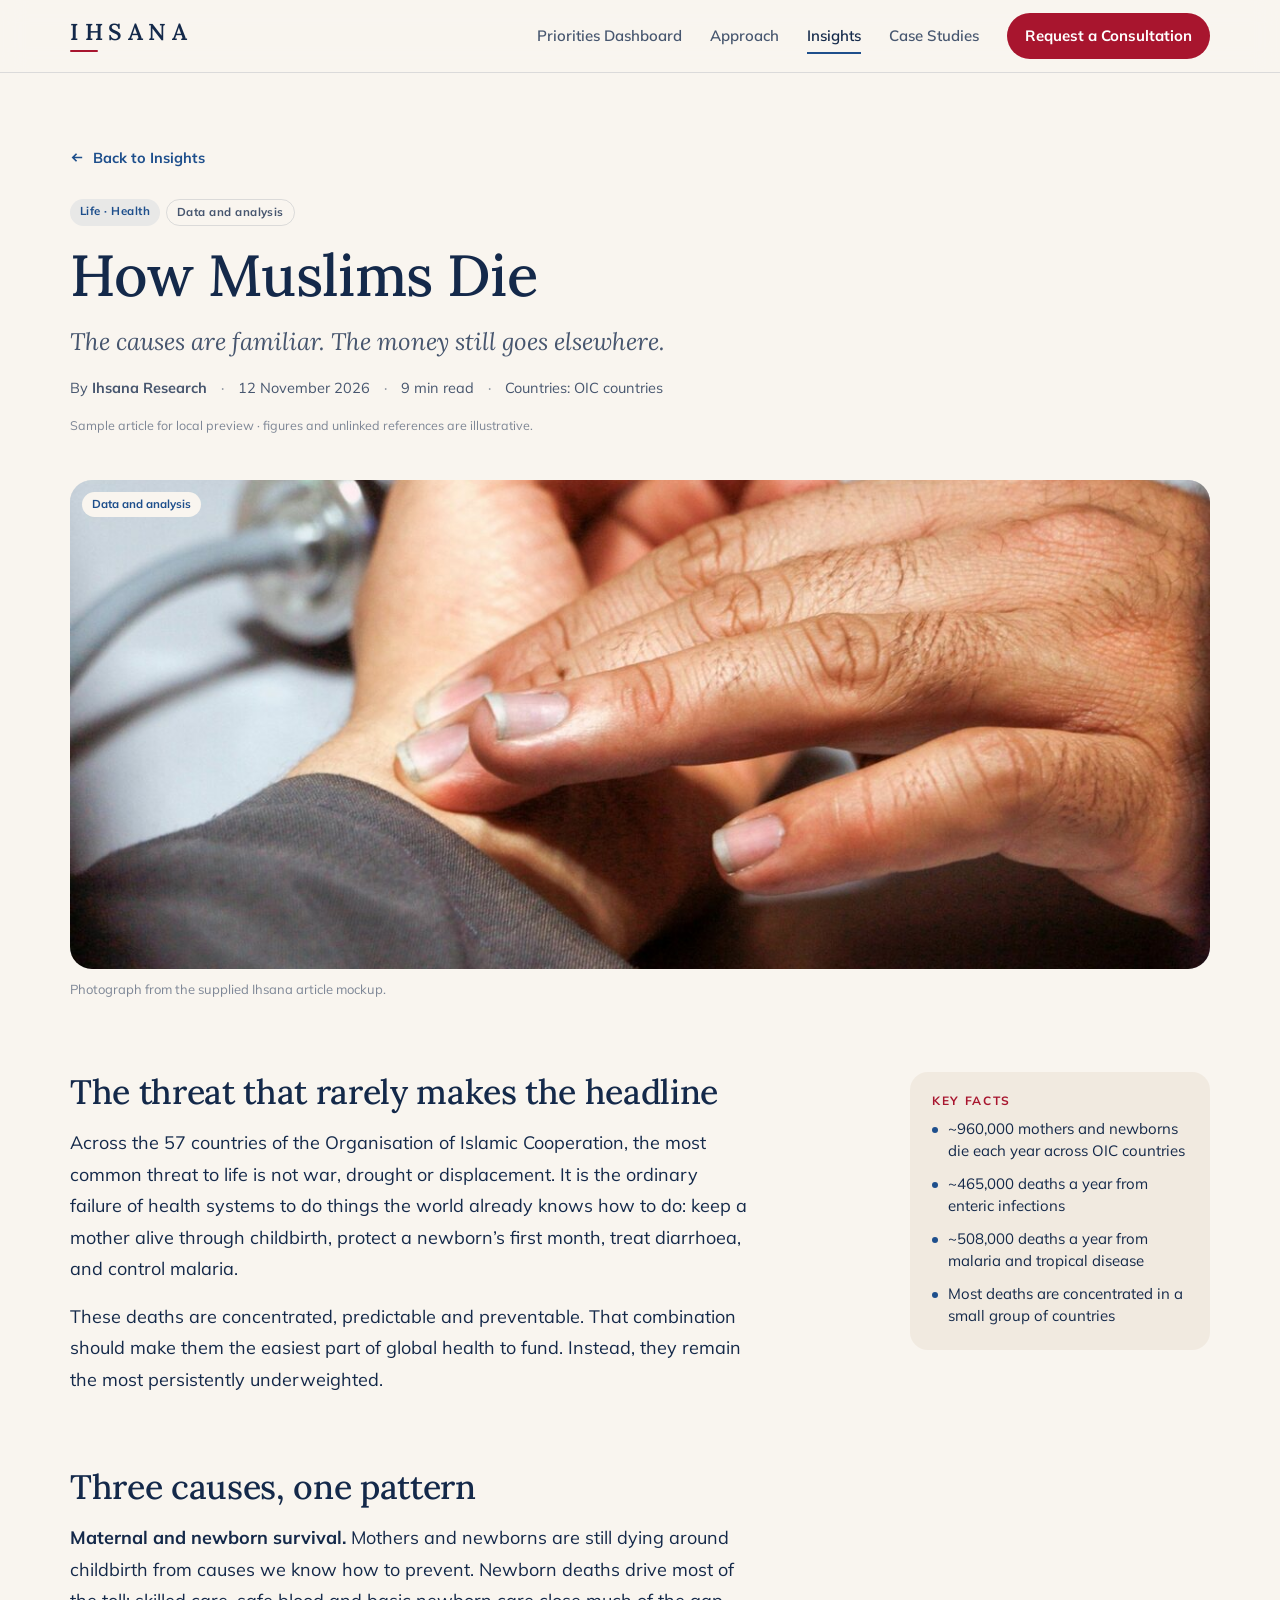
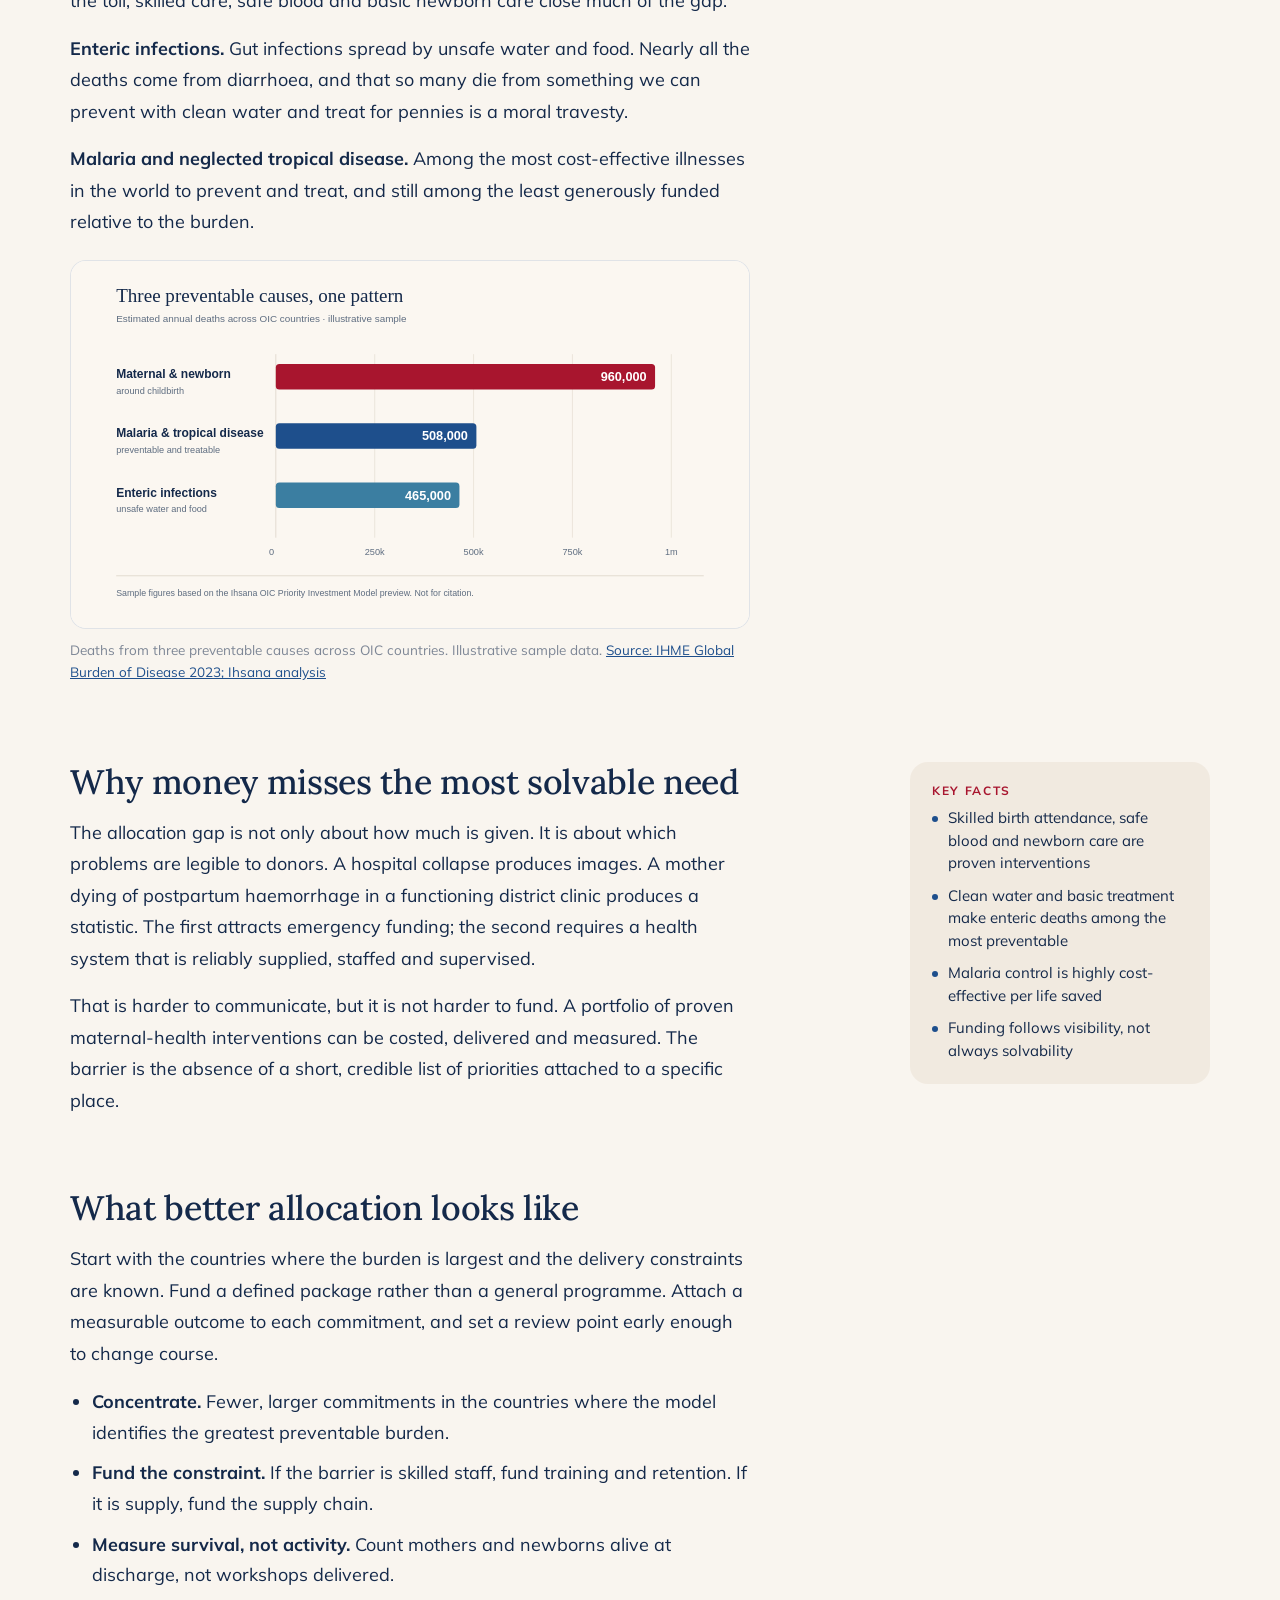
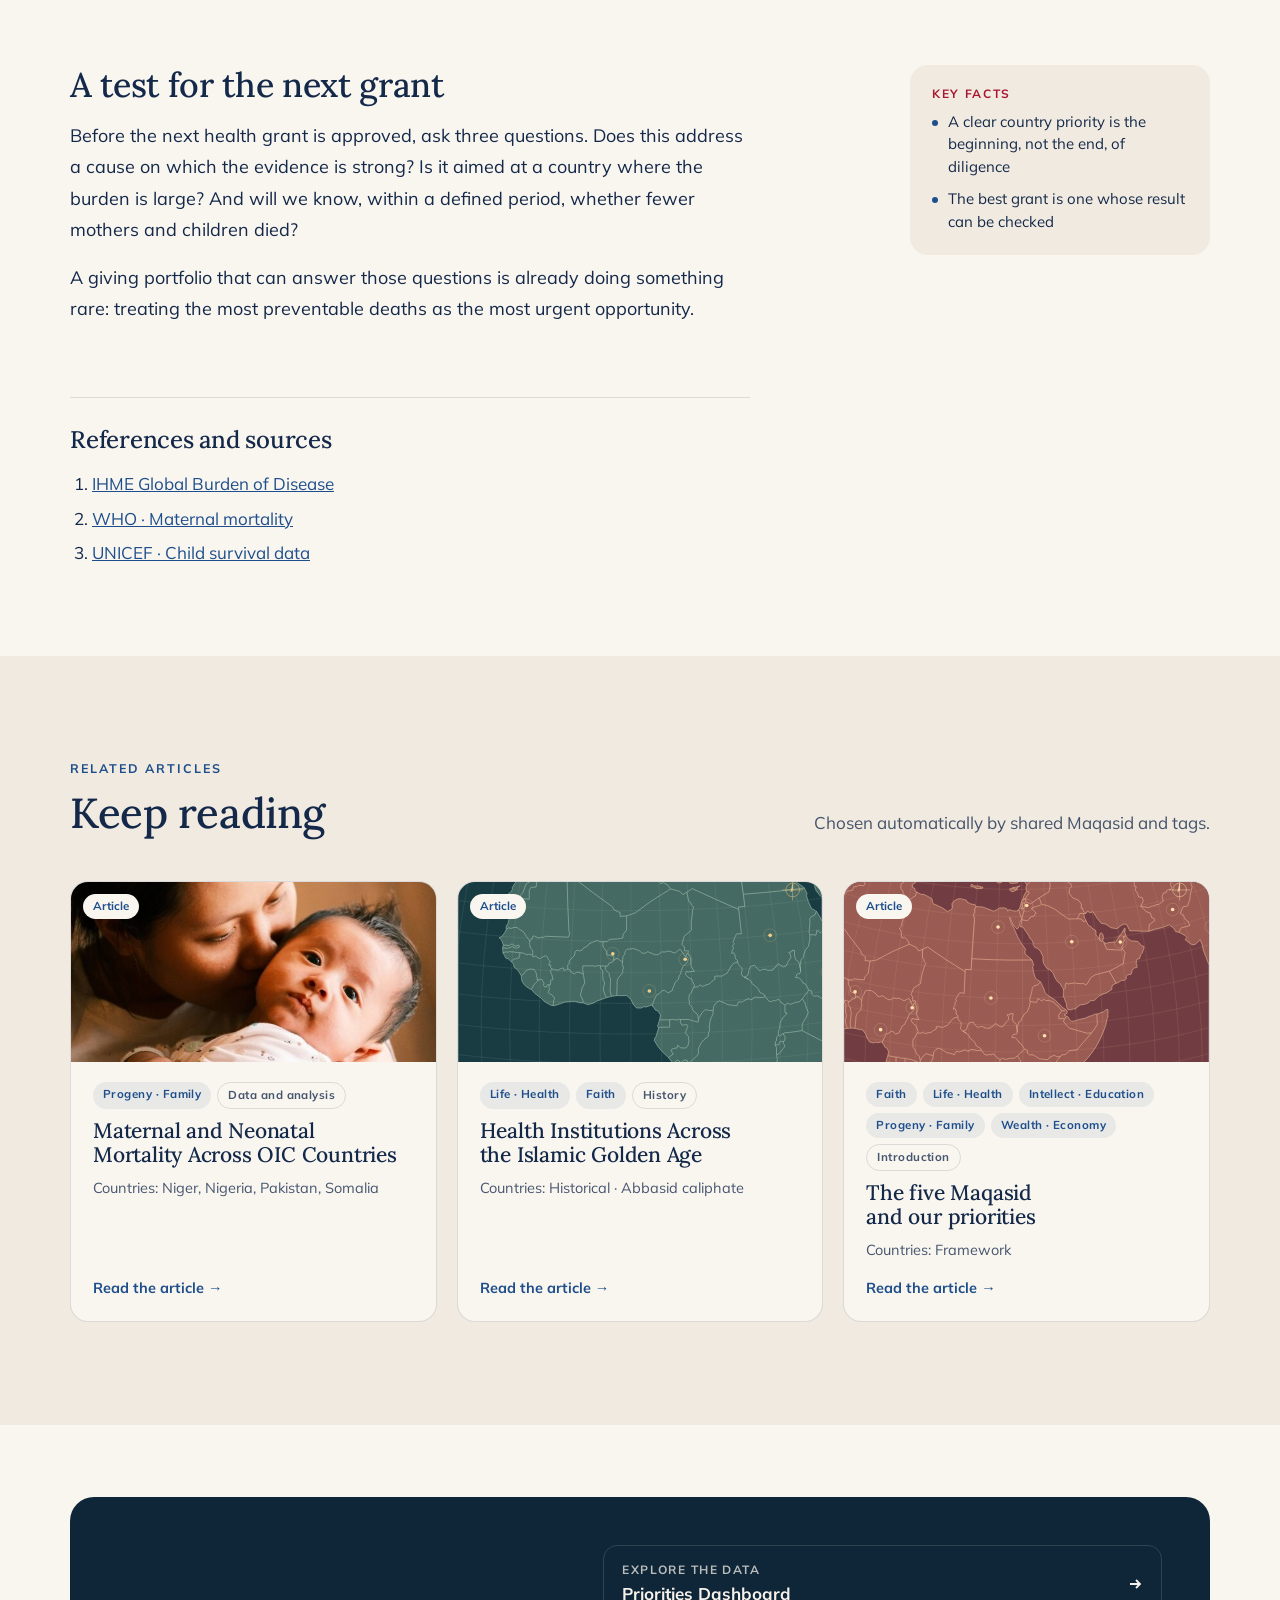
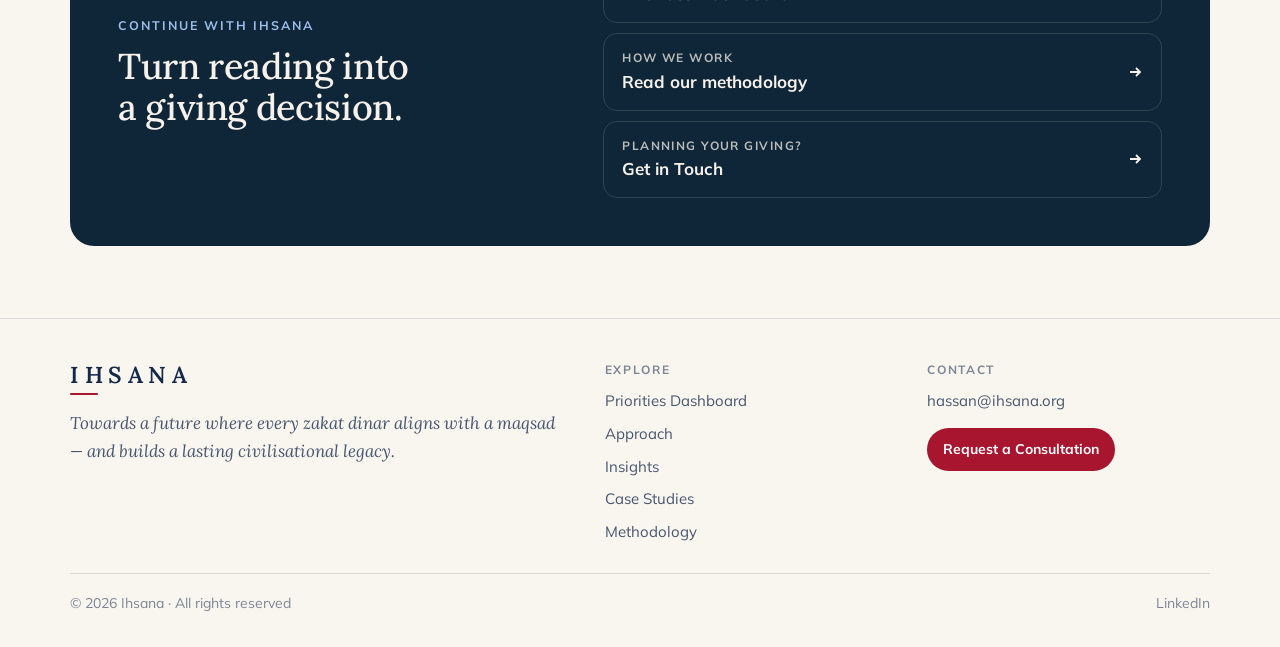
<file: site/article.html>
<!doctype html>
<html lang="en">
<head>
<meta charset="utf-8">
<meta name="viewport" content="width=device-width, initial-scale=1, viewport-fit=cover">
<title>Article · Ihsana</title>
<meta name="description" content="An article from Ihsana Insights.">
<link rel="preconnect" href="https://fonts.googleapis.com">
<link rel="preconnect" href="https://fonts.gstatic.com" crossorigin>
<link rel="stylesheet" href="https://fonts.googleapis.com/css2?family=Lora:ital,wght@0,400;0,500;0,600;1,400;1,500&family=Mulish:wght@400;500;600;700&display=swap">
<link rel="stylesheet" href="assets/ihsana.css">
</head>
<body>
<header class="site-header" id="top">
  <div class="wrap nav">
    <a class="brand" href="index.html" aria-label="Ihsana home"><span class="brand-name">IHSANA</span></a>
    <button class="menu-btn" id="menuBtn" aria-label="Open menu" aria-expanded="false" aria-controls="navLinks">
      <svg width="20" height="20" viewBox="0 0 20 20" fill="none" stroke="currentColor" stroke-width="1.8"><path d="M3 6h14M3 14h14"/></svg>
    </button>
    <nav class="nav-links" id="navLinks">
      <a href="index.html#dashboard">Priorities Dashboard</a>
      <a href="index.html#approach">Approach</a>
      <a href="insights.html" aria-current="page">Insights</a>
      <a href="cases.html">Case Studies</a>
      <a class="btn btn-primary" href="index.html#contact">Request a Consultation</a>
    </nav>
  </div>
</header>
<main>
  <div data-article>
    <section><div class="wrap"><div class="empty"><b>Loading the article…</b><p>If this message stays, open <a href="insights.html">Insights</a> instead.</p></div></div></section>
  </div>
</main>
<footer class="site-footer">
  <div class="wrap">
    <div class="foot-top">
      <div>
        <a class="brand" href="index.html" aria-label="Ihsana home"><span class="brand-name">IHSANA</span></a>
        <p class="foot-tag">Towards a future where every zakat dinar aligns with a maqsad — and builds a lasting civilisational legacy.</p>
      </div>
      <div class="foot-col">
        <h2>Explore</h2>
        <a href="index.html#dashboard">Priorities Dashboard</a>
        <a href="index.html#approach">Approach</a>
        <a href="insights.html">Insights</a>
        <a href="cases.html">Case Studies</a>
        <a href="methodology.html">Methodology</a>
      </div>
      <div class="foot-col">
        <h2>Contact</h2>
        <a href="mailto:hassan@ihsana.org">hassan@ihsana.org</a>
        <a class="btn btn-primary" href="index.html#contact">Request a Consultation</a>
      </div>
    </div>
    <div class="foot-meta">
      <span>© 2026 Ihsana · All rights reserved</span>
      <a href="https://www.linkedin.com/in/hassan-majeed-a071197a/" target="_blank" rel="noopener">LinkedIn</a>
    </div>
  </div>
</footer>
<script src="assets/data.js"></script>
<script src="assets/content.js"></script>
<script src="assets/ihsana.js"></script>
<script src="assets/consult.js"></script>
</body>
</html>
</file>
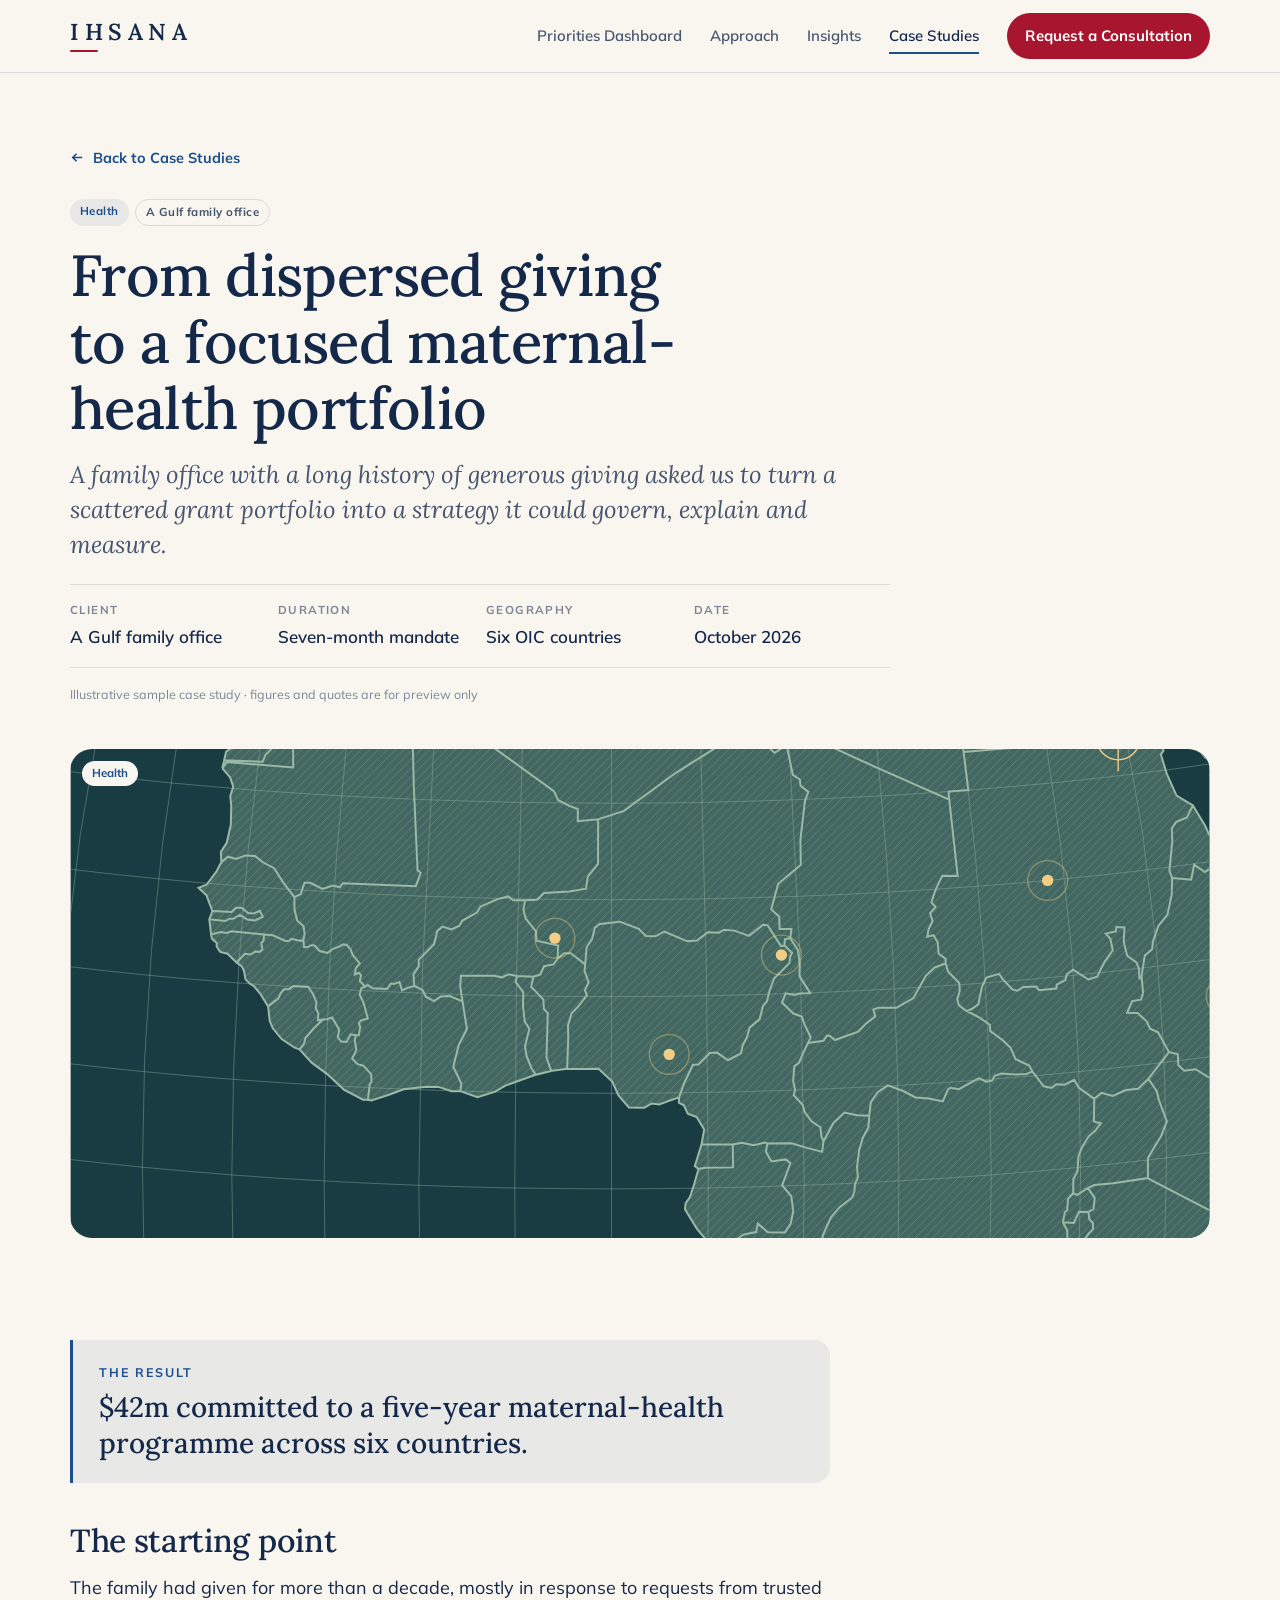
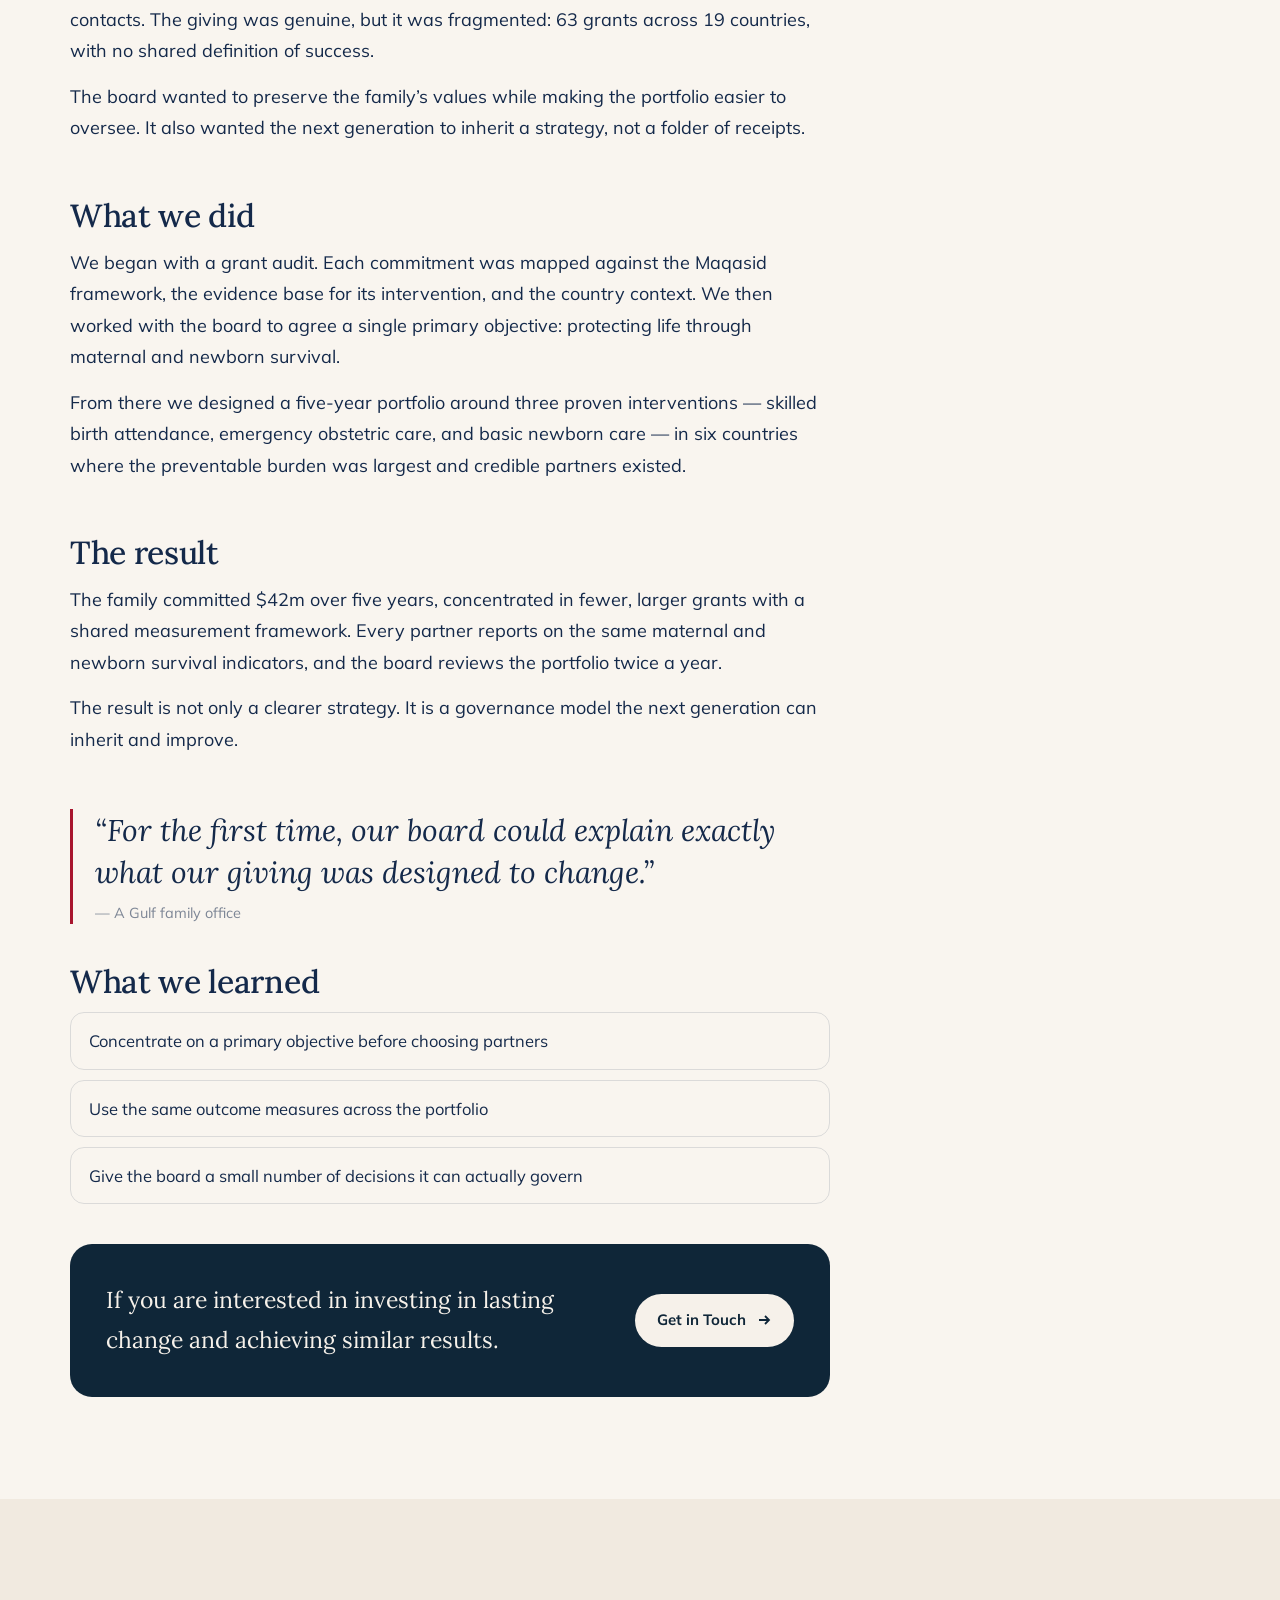
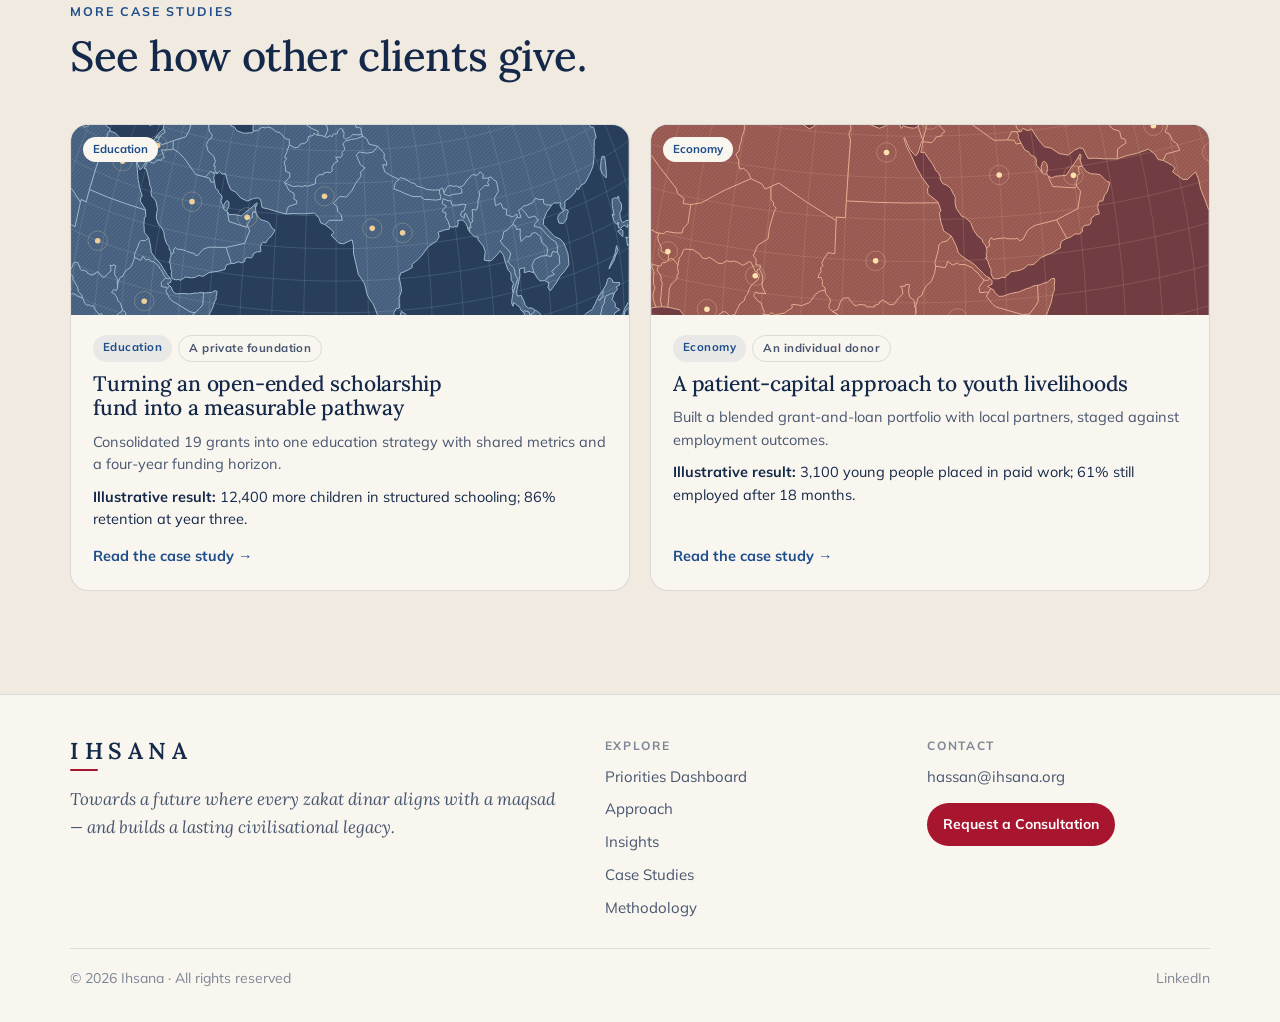
<file: site/case-study.html>
<!doctype html>
<html lang="en">
<head>
<meta charset="utf-8">
<meta name="viewport" content="width=device-width, initial-scale=1, viewport-fit=cover">
<title>Case Study · Ihsana</title>
<meta name="description" content="A case study from Ihsana.">
<link rel="preconnect" href="https://fonts.googleapis.com">
<link rel="preconnect" href="https://fonts.gstatic.com" crossorigin>
<link rel="stylesheet" href="https://fonts.googleapis.com/css2?family=Lora:ital,wght@0,400;0,500;0,600;1,400;1,500&family=Mulish:wght@400;500;600;700&display=swap">
<link rel="stylesheet" href="assets/ihsana.css">
</head>
<body>
<header class="site-header" id="top">
  <div class="wrap nav">
    <a class="brand" href="index.html" aria-label="Ihsana home"><span class="brand-name">IHSANA</span></a>
    <button class="menu-btn" id="menuBtn" aria-label="Open menu" aria-expanded="false" aria-controls="navLinks">
      <svg width="20" height="20" viewBox="0 0 20 20" fill="none" stroke="currentColor" stroke-width="1.8"><path d="M3 6h14M3 14h14"/></svg>
    </button>
    <nav class="nav-links" id="navLinks">
      <a href="index.html#dashboard">Priorities Dashboard</a>
      <a href="index.html#approach">Approach</a>
      <a href="insights.html">Insights</a>
      <a href="cases.html" aria-current="page">Case Studies</a>
      <a class="btn btn-primary" href="index.html#contact">Request a Consultation</a>
    </nav>
  </div>
</header>
<main>
  <div data-case-study>
    <section><div class="wrap"><div class="empty"><b>Loading the case study…</b><p>If this message stays, open <a href="cases.html">Case Studies</a> instead.</p></div></div></section>
  </div>
</main>
<footer class="site-footer">
  <div class="wrap">
    <div class="foot-top">
      <div>
        <a class="brand" href="index.html" aria-label="Ihsana home"><span class="brand-name">IHSANA</span></a>
        <p class="foot-tag">Towards a future where every zakat dinar aligns with a maqsad — and builds a lasting civilisational legacy.</p>
      </div>
      <div class="foot-col">
        <h2>Explore</h2>
        <a href="index.html#dashboard">Priorities Dashboard</a>
        <a href="index.html#approach">Approach</a>
        <a href="insights.html">Insights</a>
        <a href="cases.html">Case Studies</a>
        <a href="methodology.html">Methodology</a>
      </div>
      <div class="foot-col">
        <h2>Contact</h2>
        <a href="mailto:hassan@ihsana.org">hassan@ihsana.org</a>
        <a class="btn btn-primary" href="index.html#contact">Request a Consultation</a>
      </div>
    </div>
    <div class="foot-meta">
      <span>© 2026 Ihsana · All rights reserved</span>
      <a href="https://www.linkedin.com/in/hassan-majeed-a071197a/" target="_blank" rel="noopener">LinkedIn</a>
    </div>
  </div>
</footer>
<script src="assets/data.js"></script>
<script src="assets/content.js"></script>
<script src="assets/ihsana.js"></script>
<script src="assets/consult.js"></script>
</body>
</html>
</file>
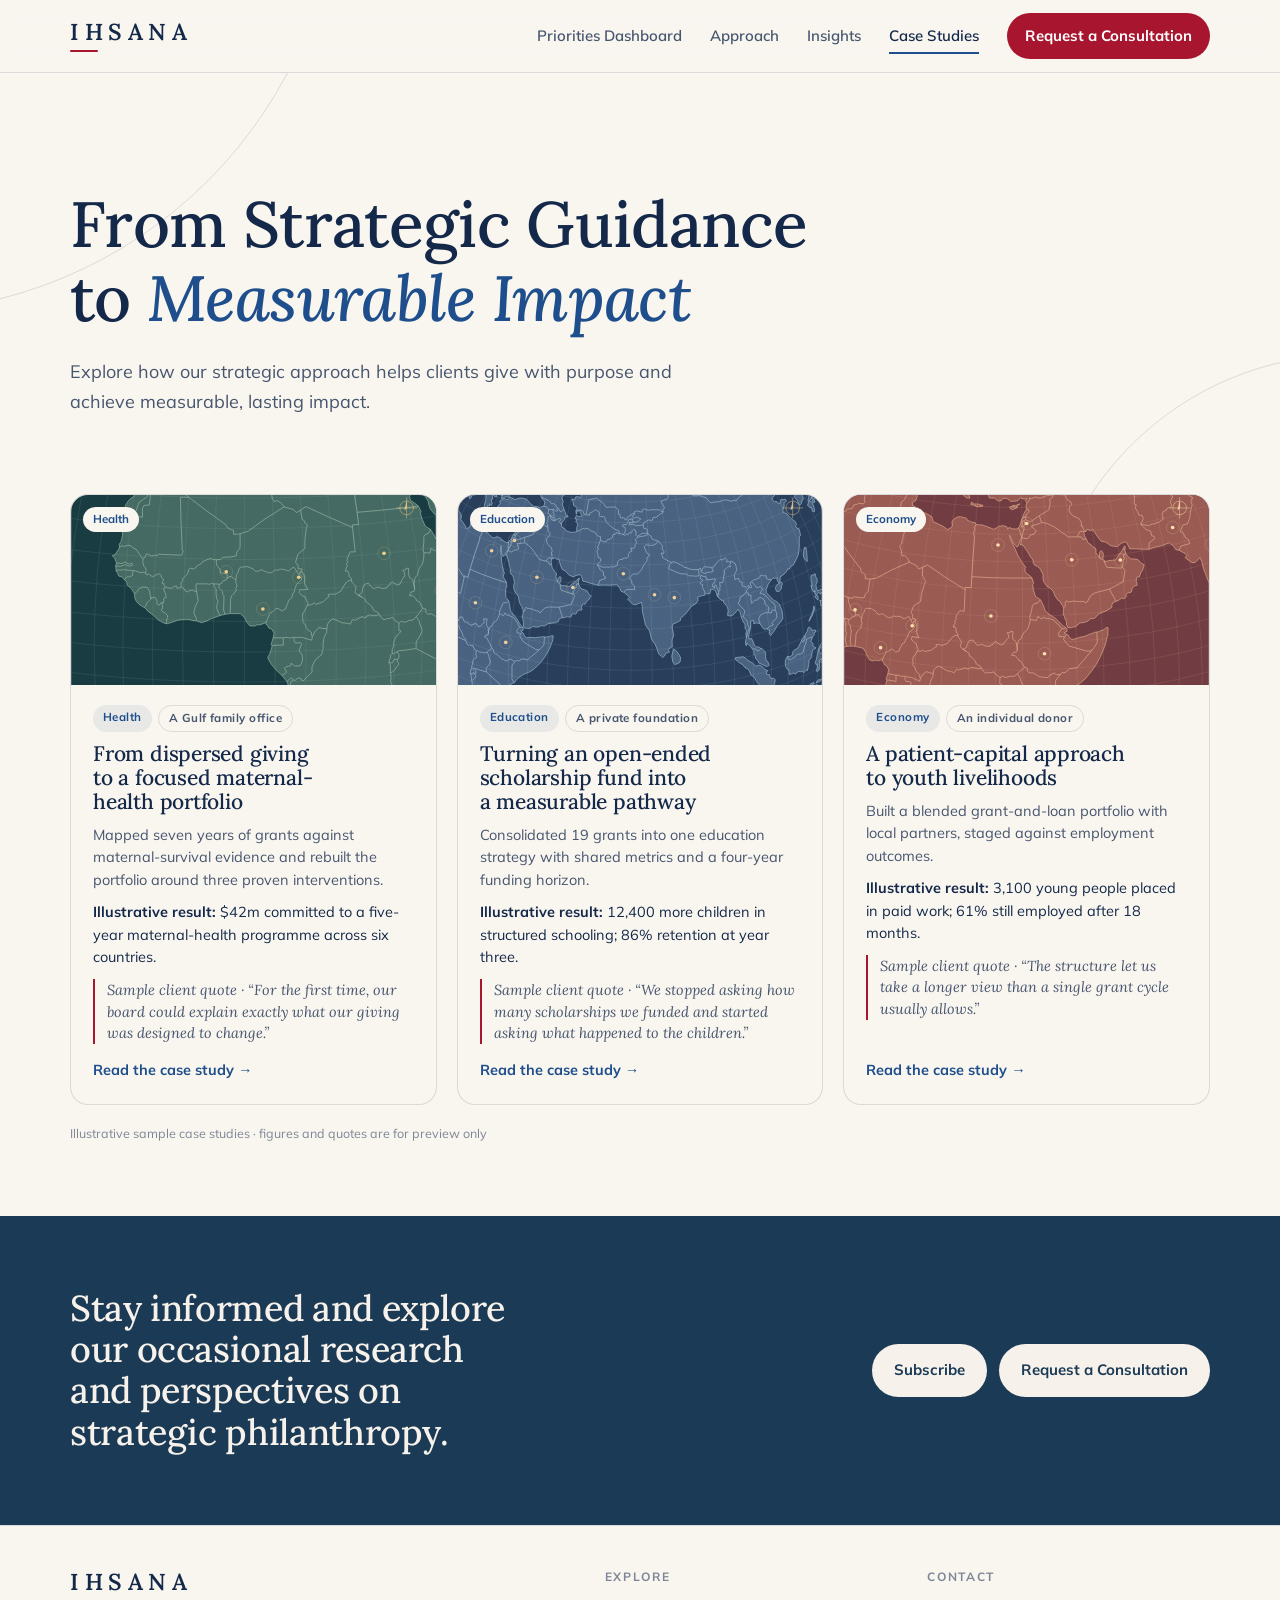
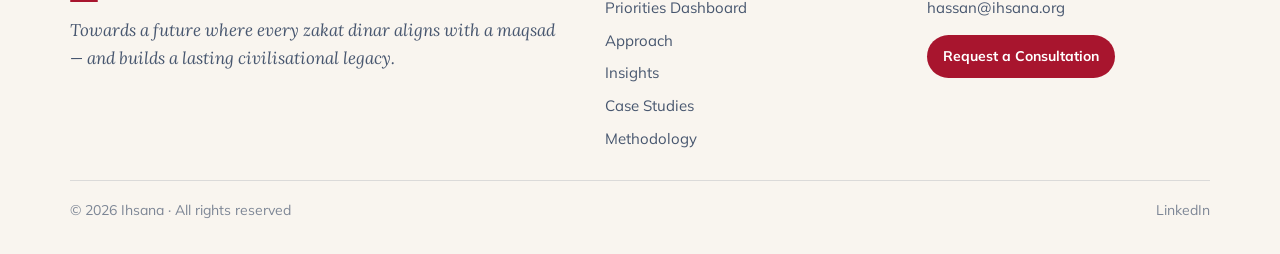
<file: site/cases.html>
<!doctype html>
<html lang="en">
<head>
<meta charset="utf-8">
<meta name="viewport" content="width=device-width, initial-scale=1, viewport-fit=cover">
<title>Case Studies · Ihsana</title>
<meta name="description" content="Explore how our strategic approach helps clients give with purpose and achieve measurable, lasting impact.">
<link rel="preconnect" href="https://fonts.googleapis.com">
<link rel="preconnect" href="https://fonts.gstatic.com" crossorigin>
<link rel="stylesheet" href="https://fonts.googleapis.com/css2?family=Lora:ital,wght@0,400;0,500;0,600;1,400;1,500&family=Mulish:wght@400;500;600;700&display=swap">
<link rel="stylesheet" href="assets/ihsana.css">
</head>
<body>
<header class="site-header" id="top">
  <div class="wrap nav">
    <a class="brand" href="index.html" aria-label="Ihsana home"><span class="brand-name">IHSANA</span></a>
    <button class="menu-btn" id="menuBtn" aria-label="Open menu" aria-expanded="false" aria-controls="navLinks">
      <svg width="20" height="20" viewBox="0 0 20 20" fill="none" stroke="currentColor" stroke-width="1.8"><path d="M3 6h14M3 14h14"/></svg>
    </button>
    <nav class="nav-links" id="navLinks">
      <a href="index.html#dashboard">Priorities Dashboard</a>
      <a href="index.html#approach">Approach</a>
      <a href="insights.html">Insights</a>
      <a href="cases.html" aria-current="page">Case Studies</a>
      <a class="btn btn-primary" href="index.html#contact">Request a Consultation</a>
    </nav>
  </div>
</header>
<main>
  <section class="page-hero">
    <div class="wrap">
      <h1>From Strategic Guidance to <em>Measurable Impact</em></h1>
      <p class="lede">Explore how our strategic approach helps clients give with purpose and achieve measurable, lasting impact.</p>
    </div>
  </section>

  <section class="tight" style="padding-top:0">
    <div class="wrap">
      <div class="case-grid" data-case-grid></div>
      <p class="sample-note">Illustrative sample case studies · figures and quotes are for preview only</p>
    </div>
  </section>

  <section class="news">
    <div class="wrap news-grid">
      <div><h2>Stay informed and explore our occasional research and perspectives on strategic philanthropy.</h2></div>
      <div class="news-actions">
        <a class="btn btn-light" href="insights.html#newsletter">Subscribe</a>
        <a class="btn btn-primary" href="index.html#contact">Request a Consultation</a>
      </div>
    </div>
  </section>
</main>
<footer class="site-footer">
  <div class="wrap">
    <div class="foot-top">
      <div>
        <a class="brand" href="index.html" aria-label="Ihsana home"><span class="brand-name">IHSANA</span></a>
        <p class="foot-tag">Towards a future where every zakat dinar aligns with a maqsad — and builds a lasting civilisational legacy.</p>
      </div>
      <div class="foot-col">
        <h2>Explore</h2>
        <a href="index.html#dashboard">Priorities Dashboard</a>
        <a href="index.html#approach">Approach</a>
        <a href="insights.html">Insights</a>
        <a href="cases.html">Case Studies</a>
        <a href="methodology.html">Methodology</a>
      </div>
      <div class="foot-col">
        <h2>Contact</h2>
        <a href="mailto:hassan@ihsana.org">hassan@ihsana.org</a>
        <a class="btn btn-primary" href="index.html#contact">Request a Consultation</a>
      </div>
    </div>
    <div class="foot-meta">
      <span>© 2026 Ihsana · All rights reserved</span>
      <a href="https://www.linkedin.com/in/hassan-majeed-a071197a/" target="_blank" rel="noopener">LinkedIn</a>
    </div>
  </div>
</footer>
<script src="assets/data.js"></script>
<script src="assets/content.js"></script>
<script src="assets/ihsana.js"></script>
<script src="assets/consult.js"></script>
</body>
</html>
</file>
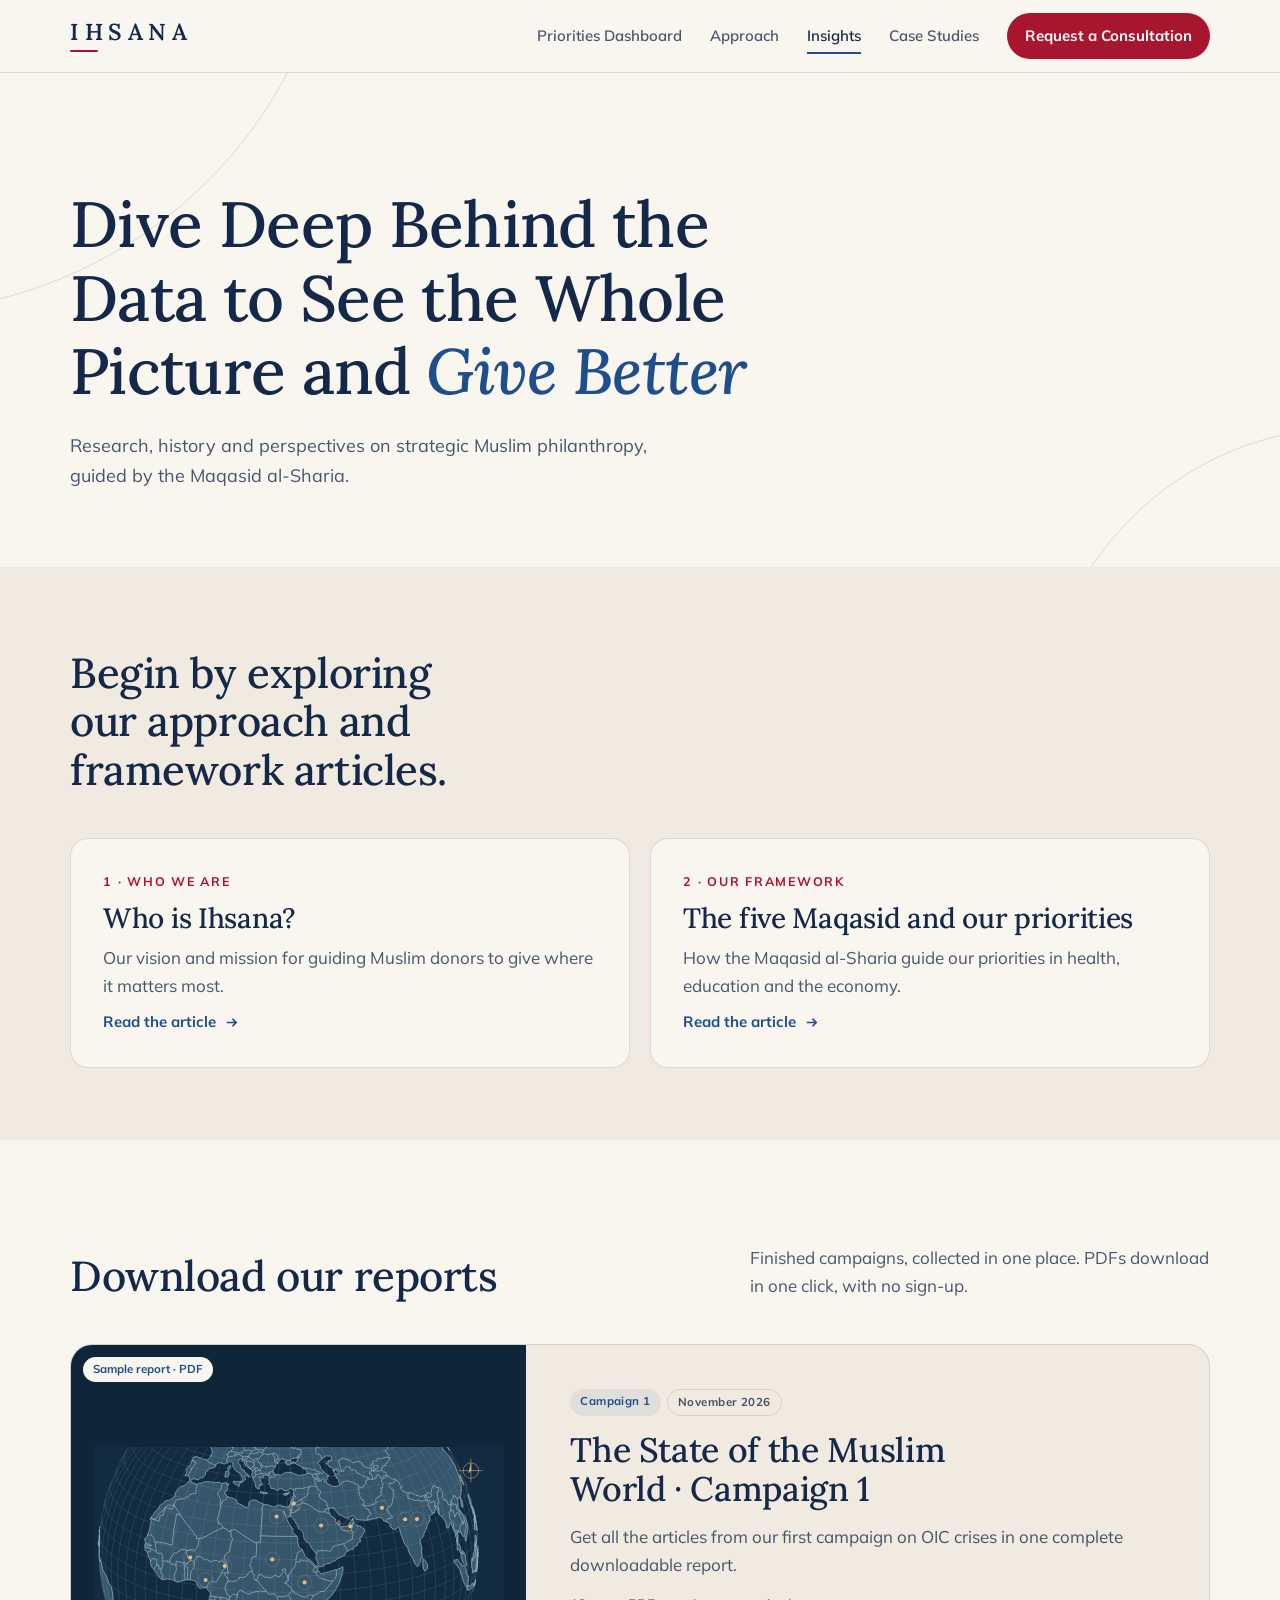
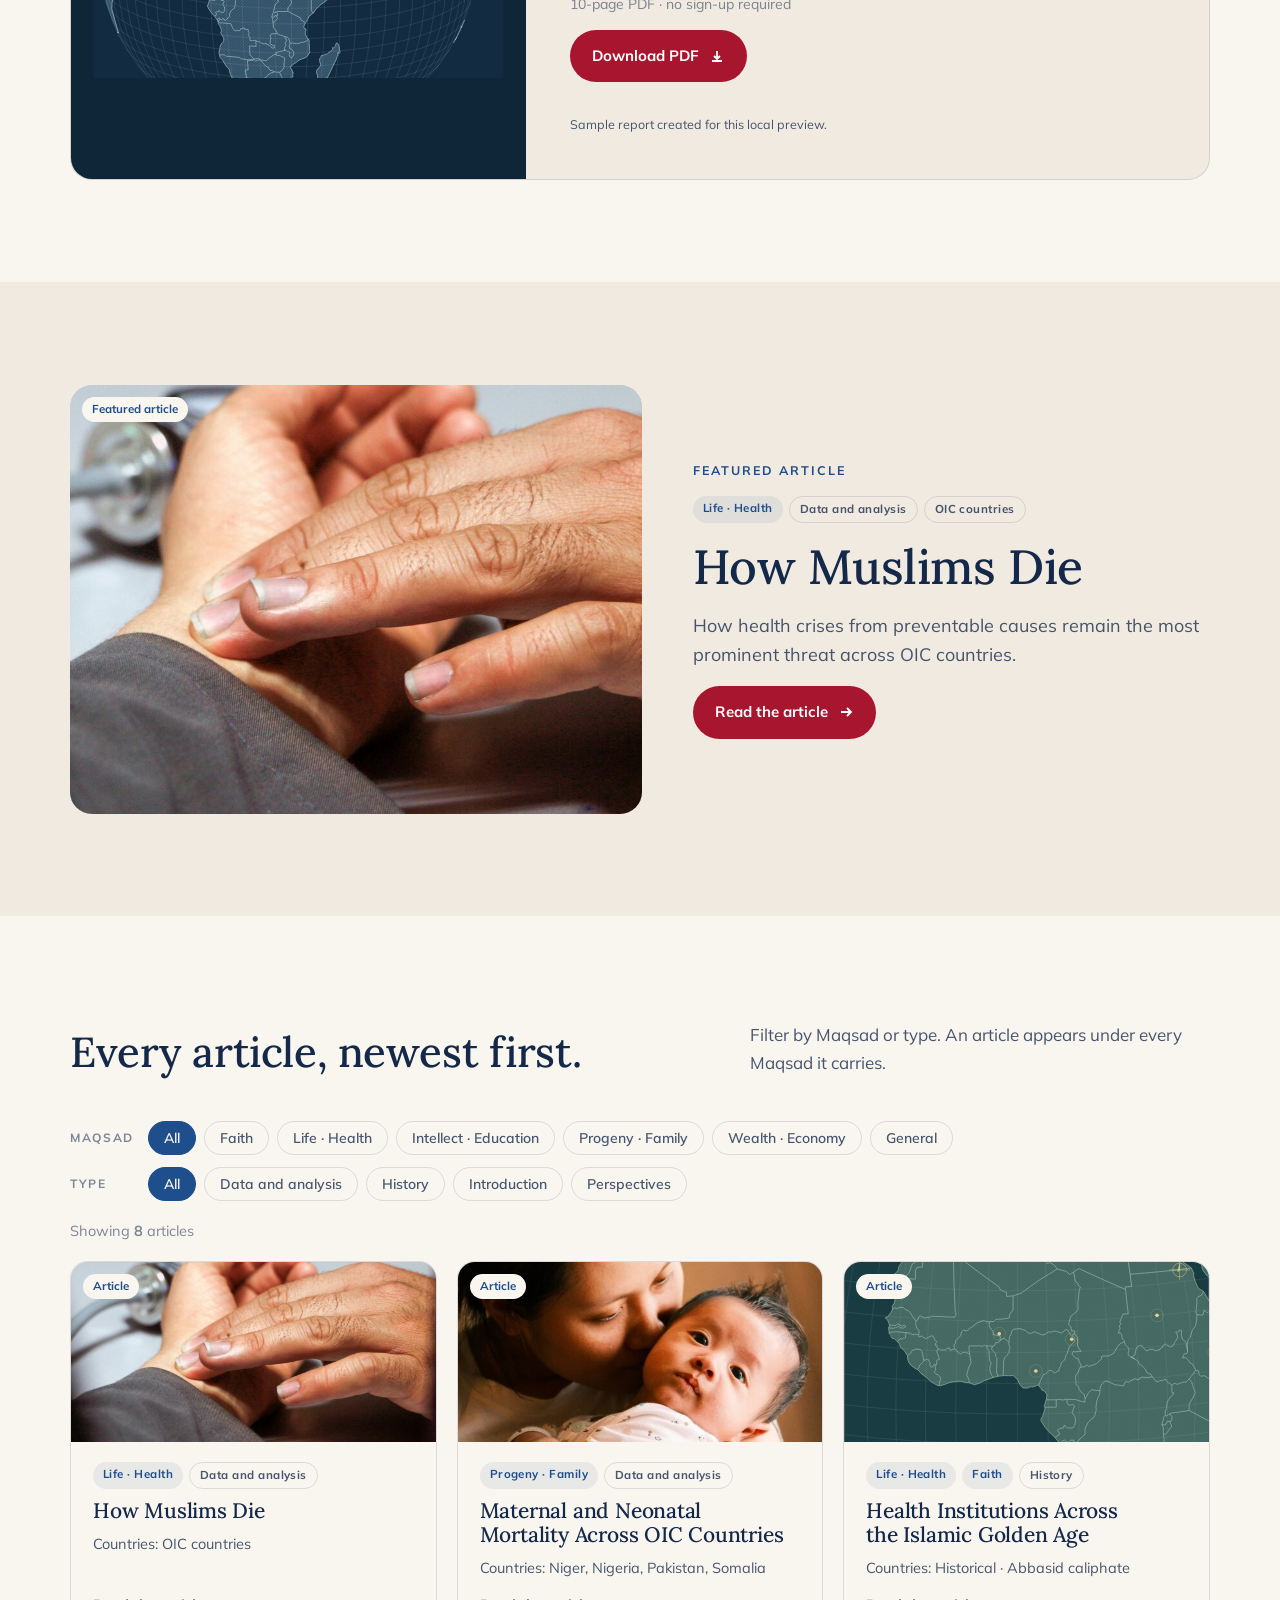
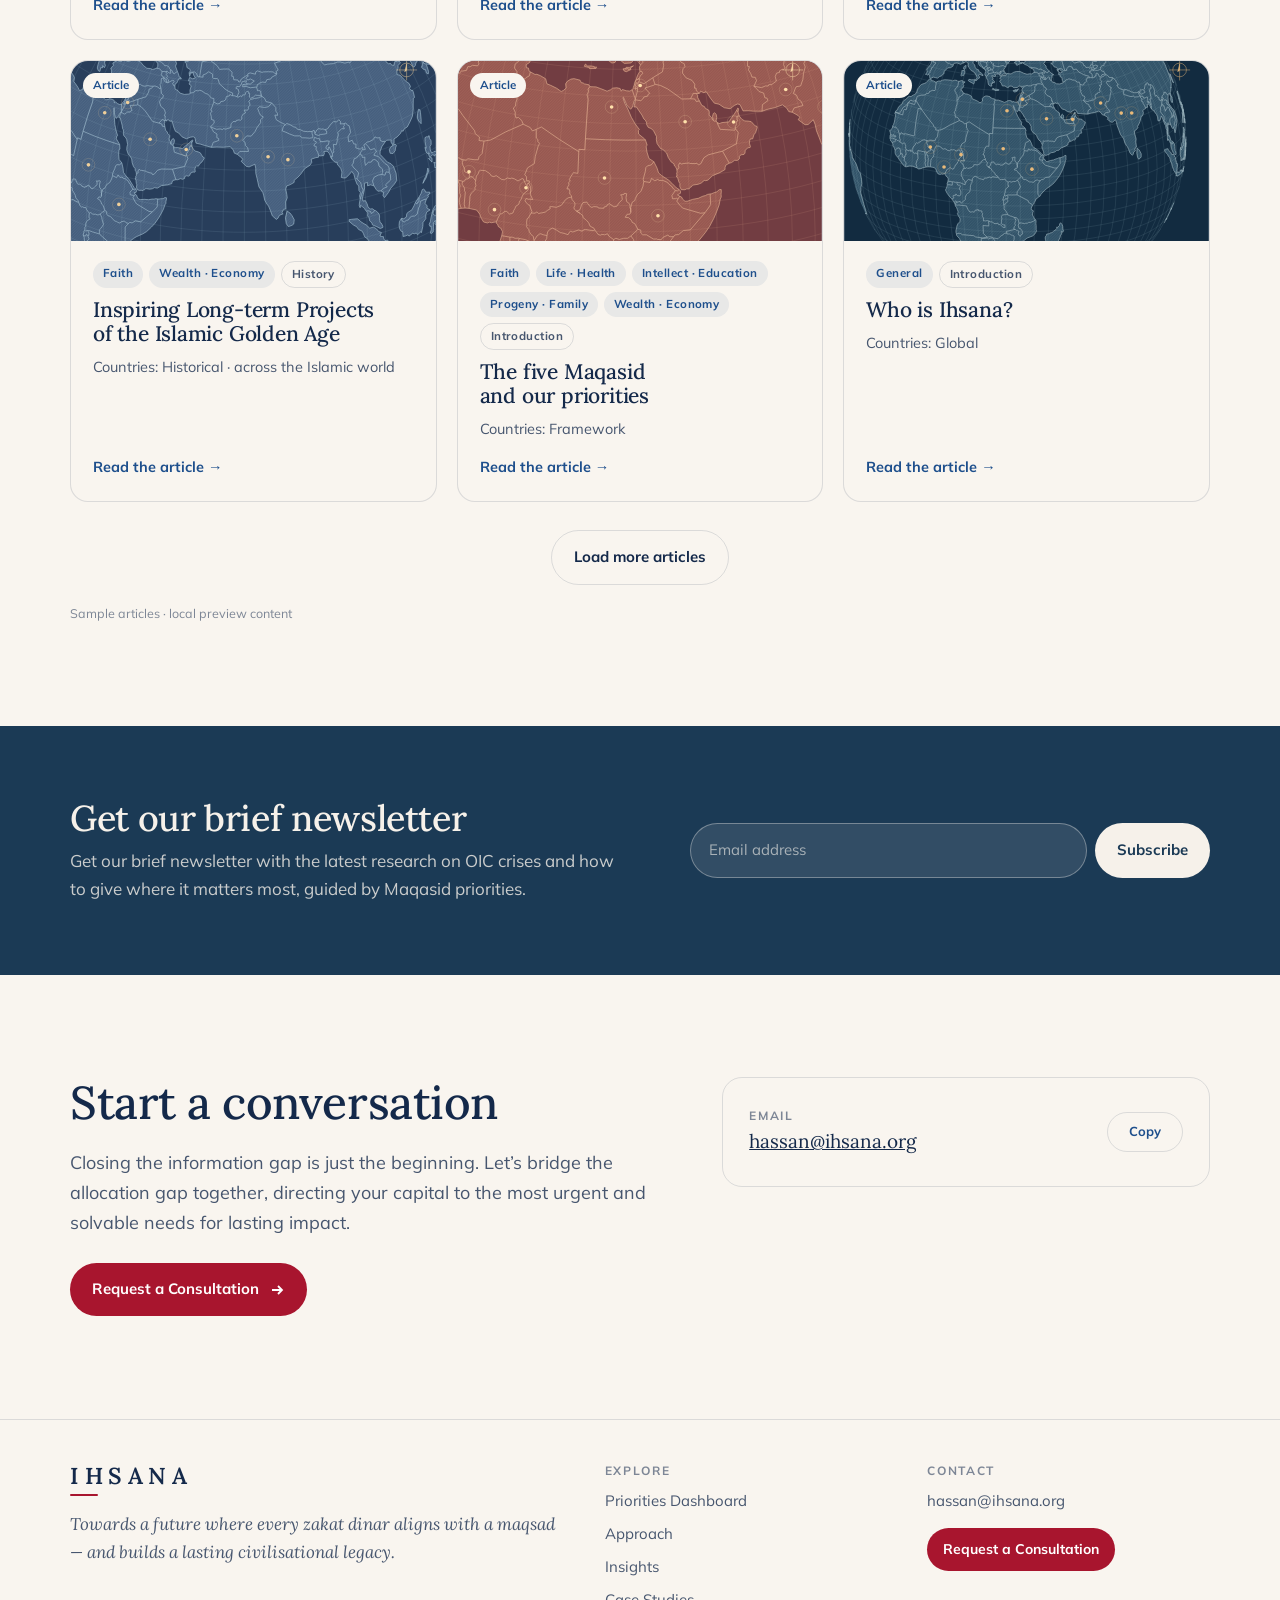
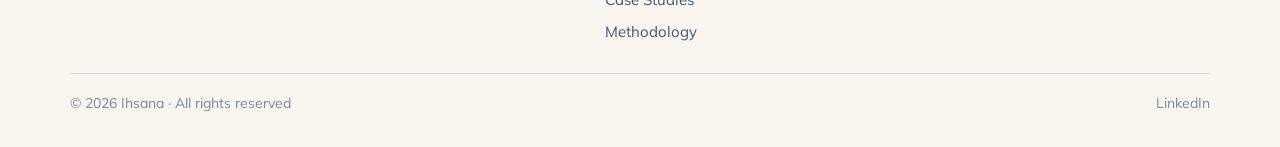
<file: site/insights.html>
<!doctype html>
<html lang="en">
<head>
<meta charset="utf-8">
<meta name="viewport" content="width=device-width, initial-scale=1, viewport-fit=cover">
<title>Insights · Ihsana</title>
<meta name="description" content="Research, history and perspectives on strategic Muslim philanthropy, guided by the Maqasid al-Sharia.">
<link rel="preconnect" href="https://fonts.googleapis.com">
<link rel="preconnect" href="https://fonts.gstatic.com" crossorigin>
<link rel="stylesheet" href="https://fonts.googleapis.com/css2?family=Lora:ital,wght@0,400;0,500;0,600;1,400;1,500&family=Mulish:wght@400;500;600;700&display=swap">
<link rel="stylesheet" href="assets/ihsana.css">
</head>
<body>
<header class="site-header" id="top">
  <div class="wrap nav">
    <a class="brand" href="index.html" aria-label="Ihsana home"><span class="brand-name">IHSANA</span></a>
    <button class="menu-btn" id="menuBtn" aria-label="Open menu" aria-expanded="false" aria-controls="navLinks">
      <svg width="20" height="20" viewBox="0 0 20 20" fill="none" stroke="currentColor" stroke-width="1.8"><path d="M3 6h14M3 14h14"/></svg>
    </button>
    <nav class="nav-links" id="navLinks">
      <a href="index.html#dashboard">Priorities Dashboard</a>
      <a href="index.html#approach">Approach</a>
      <a href="insights.html" aria-current="page">Insights</a>
      <a href="cases.html">Case Studies</a>
      <a class="btn btn-primary" href="index.html#contact">Request a Consultation</a>
    </nav>
  </div>
</header>
<main>
  <section class="page-hero">
    <div class="wrap">
      <h1>Dive Deep Behind the Data to See the Whole Picture and <em>Give Better</em></h1>
      <p class="lede">Research, history and perspectives on strategic Muslim philanthropy, guided by the Maqasid al-Sharia.</p>
    </div>
  </section>

  <section class="tight alt">
    <div class="wrap">
      <div class="section-head"><div><h2>Begin by exploring our approach and framework articles.</h2></div></div>
      <div class="start-grid" data-start-here></div>
    </div>
  </section>

  <section>
    <div class="wrap">
      <div class="section-head">
        <div><h2>Download our reports</h2></div>
        <p class="lede">Finished campaigns, collected in one place. PDFs download in one click, with no sign-up.</p>
      </div>
      <div data-reports></div>
    </div>
  </section>

  <section class="alt">
    <div class="wrap"><div data-featured></div></div>
  </section>

  <section id="all-articles">
    <div class="wrap">
      <div class="section-head">
        <div><h2>Every article, newest first.</h2></div>
        <p class="lede">Filter by Maqsad or type. An article appears under every Maqsad it carries.</p>
      </div>
      <div class="filters" data-article-filters role="group" aria-label="Filter articles"></div>
      <div class="results-line" data-results-line aria-live="polite"></div>
      <div class="article-grid" data-article-grid></div>
      <div class="load-more" data-load-more-wrap><button class="btn btn-ghost" type="button" data-load-more>Load more articles</button></div>
      <p class="sample-note">Sample articles · local preview content</p>
    </div>
  </section>

  <section class="news" id="newsletter">
    <div class="wrap news-grid">
      <div>
        <h2>Get our brief newsletter</h2>
        <p>Get our brief newsletter with the latest research on OIC crises and how to give where it matters most, guided by Maqasid priorities.</p>
      </div>
      <form data-newsletter novalidate>
        <label class="sr" for="newsEmail">Email address</label>
        <input id="newsEmail" type="email" placeholder="Email address" autocomplete="email" required>
        <button class="btn" type="submit">Subscribe</button>
        <p class="news-msg" hidden></p>
      </form>
    </div>
  </section>

  <section class="contact" id="contact">
    <div class="wrap contact-grid">
      <div>
        <h2>Start a conversation</h2>
        <p class="lede">Closing the information gap is just the beginning. Let’s bridge the allocation gap together, directing your capital to the most urgent and solvable needs for lasting impact.</p>
        <a class="btn btn-primary" href="index.html#contact">Request a Consultation <svg viewBox="0 0 16 16" fill="none" stroke="currentColor" stroke-width="1.8" aria-hidden="true"><path d="M3 8h10M9 4l4 4-4 4"/></svg></a>
      </div>
      <div class="card">
        <div class="crow"><div><span class="k">Email</span><span class="v"><a href="mailto:hassan@ihsana.org">hassan@ihsana.org</a></span></div><button class="copy" data-copy="hassan@ihsana.org">Copy</button></div>
      </div>
    </div>
  </section>
</main>
<footer class="site-footer">
  <div class="wrap">
    <div class="foot-top">
      <div>
        <a class="brand" href="index.html" aria-label="Ihsana home"><span class="brand-name">IHSANA</span></a>
        <p class="foot-tag">Towards a future where every zakat dinar aligns with a maqsad — and builds a lasting civilisational legacy.</p>
      </div>
      <div class="foot-col">
        <h2>Explore</h2>
        <a href="index.html#dashboard">Priorities Dashboard</a>
        <a href="index.html#approach">Approach</a>
        <a href="insights.html">Insights</a>
        <a href="cases.html">Case Studies</a>
        <a href="methodology.html">Methodology</a>
      </div>
      <div class="foot-col">
        <h2>Contact</h2>
        <a href="mailto:hassan@ihsana.org">hassan@ihsana.org</a>
        <a class="btn btn-primary" href="index.html#contact">Request a Consultation</a>
      </div>
    </div>
    <div class="foot-meta">
      <span>© 2026 Ihsana · All rights reserved</span>
      <a href="https://www.linkedin.com/in/hassan-majeed-a071197a/" target="_blank" rel="noopener">LinkedIn</a>
    </div>
  </div>
</footer>
<script src="assets/data.js"></script>
<script src="assets/content.js"></script>
<script src="assets/ihsana.js"></script>
<script src="assets/consult.js"></script>
</body>
</html>
</file>
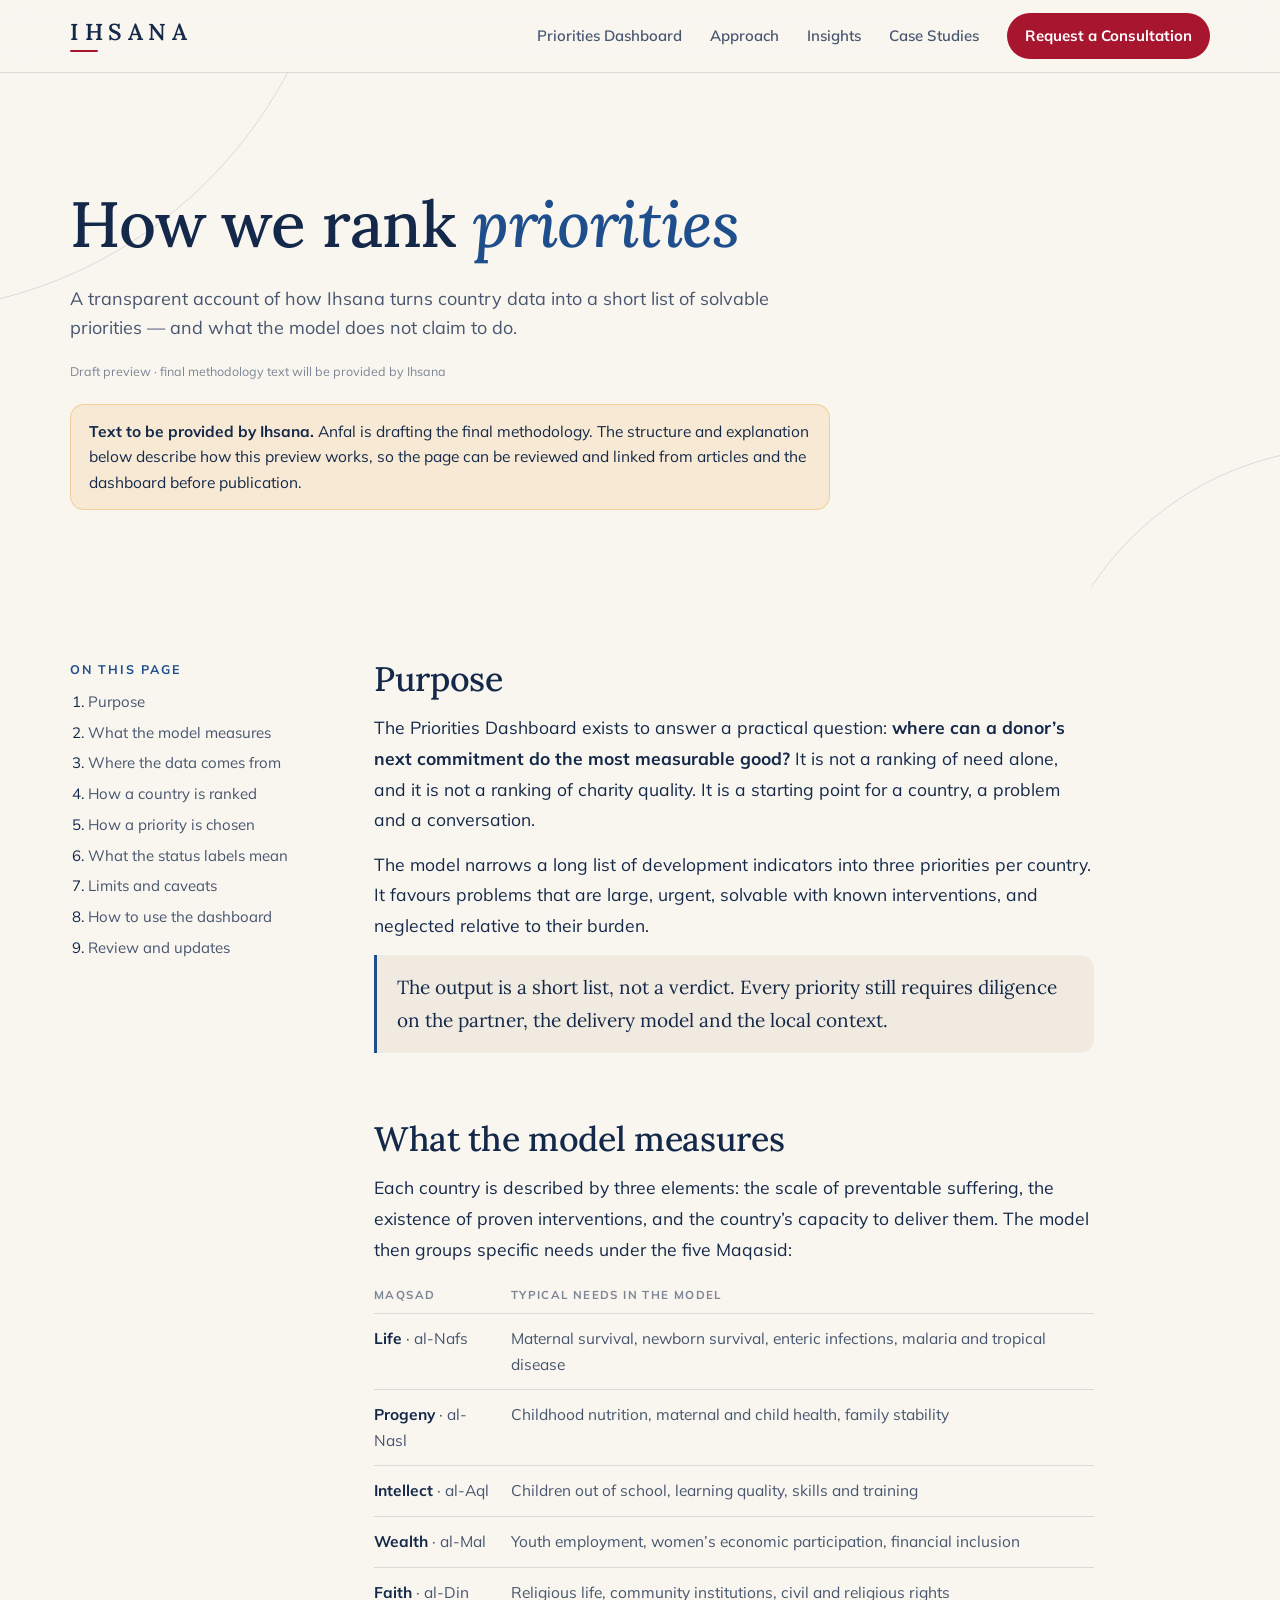
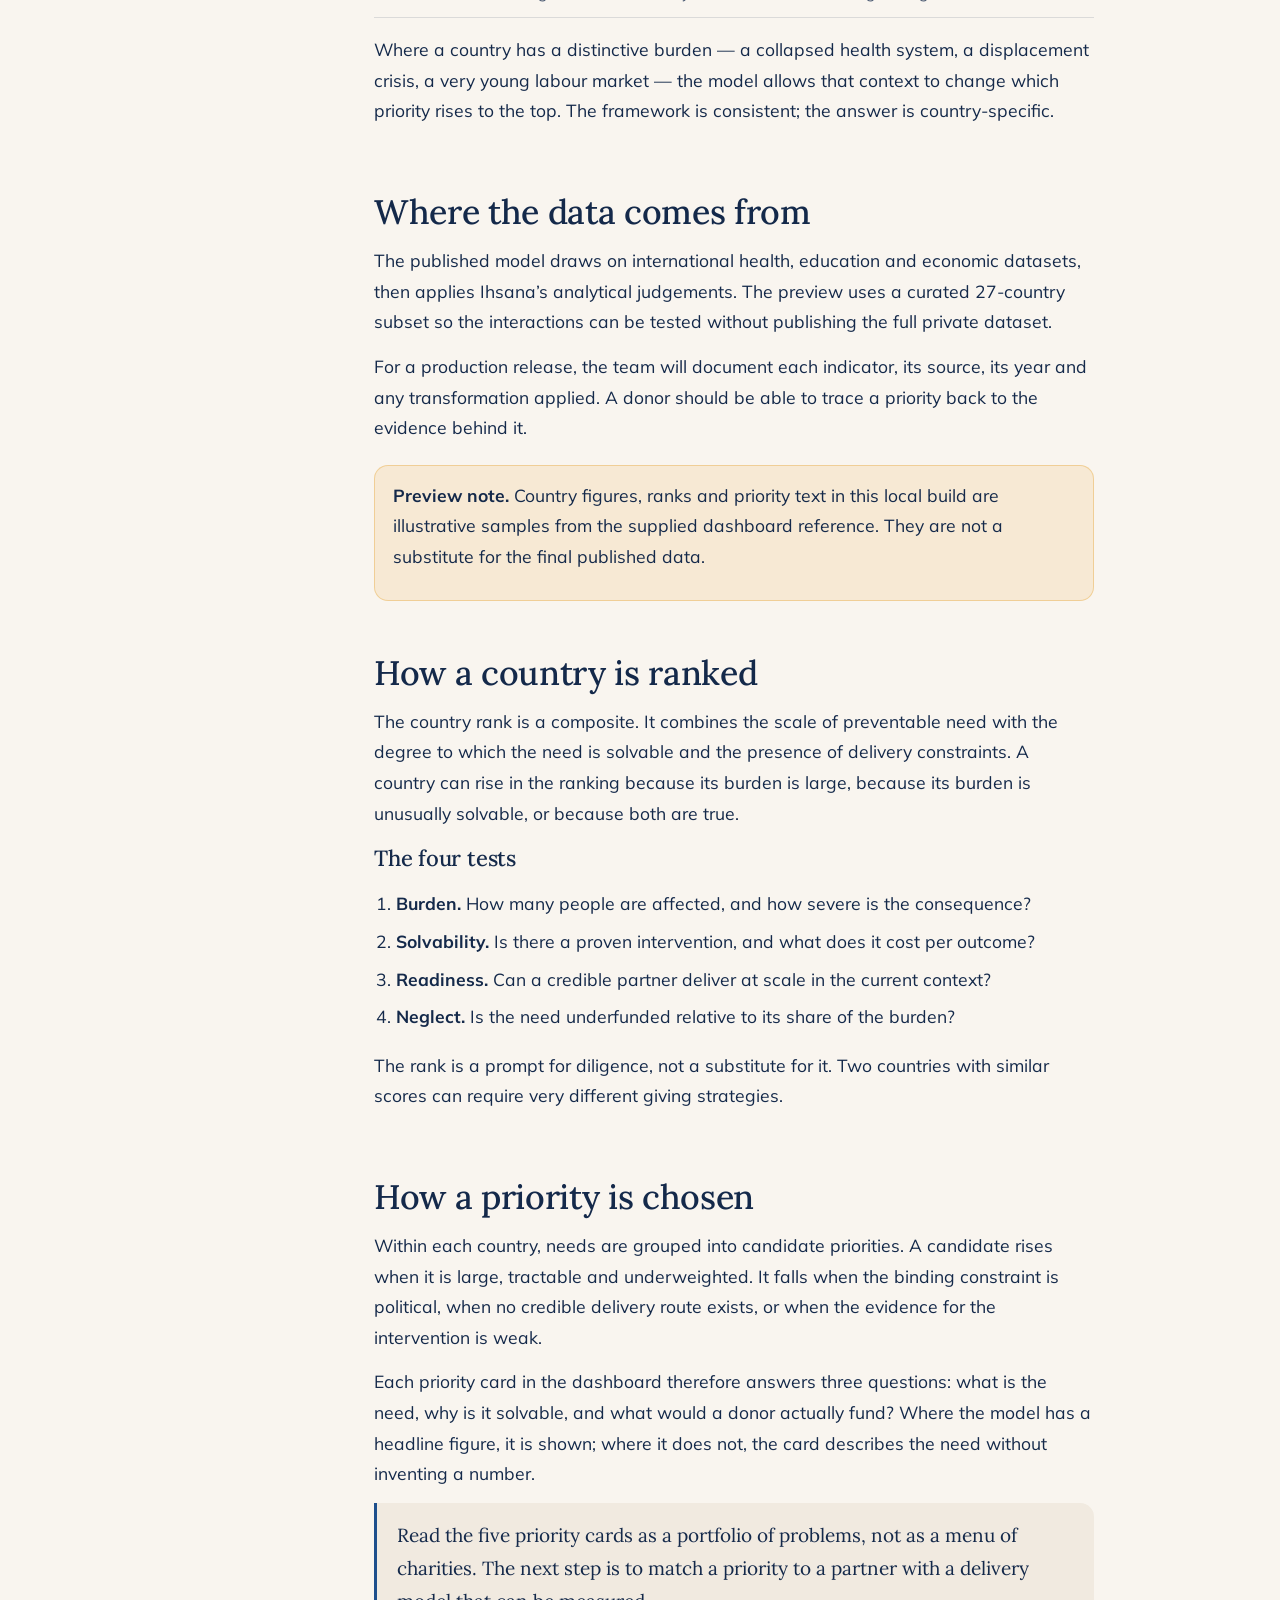
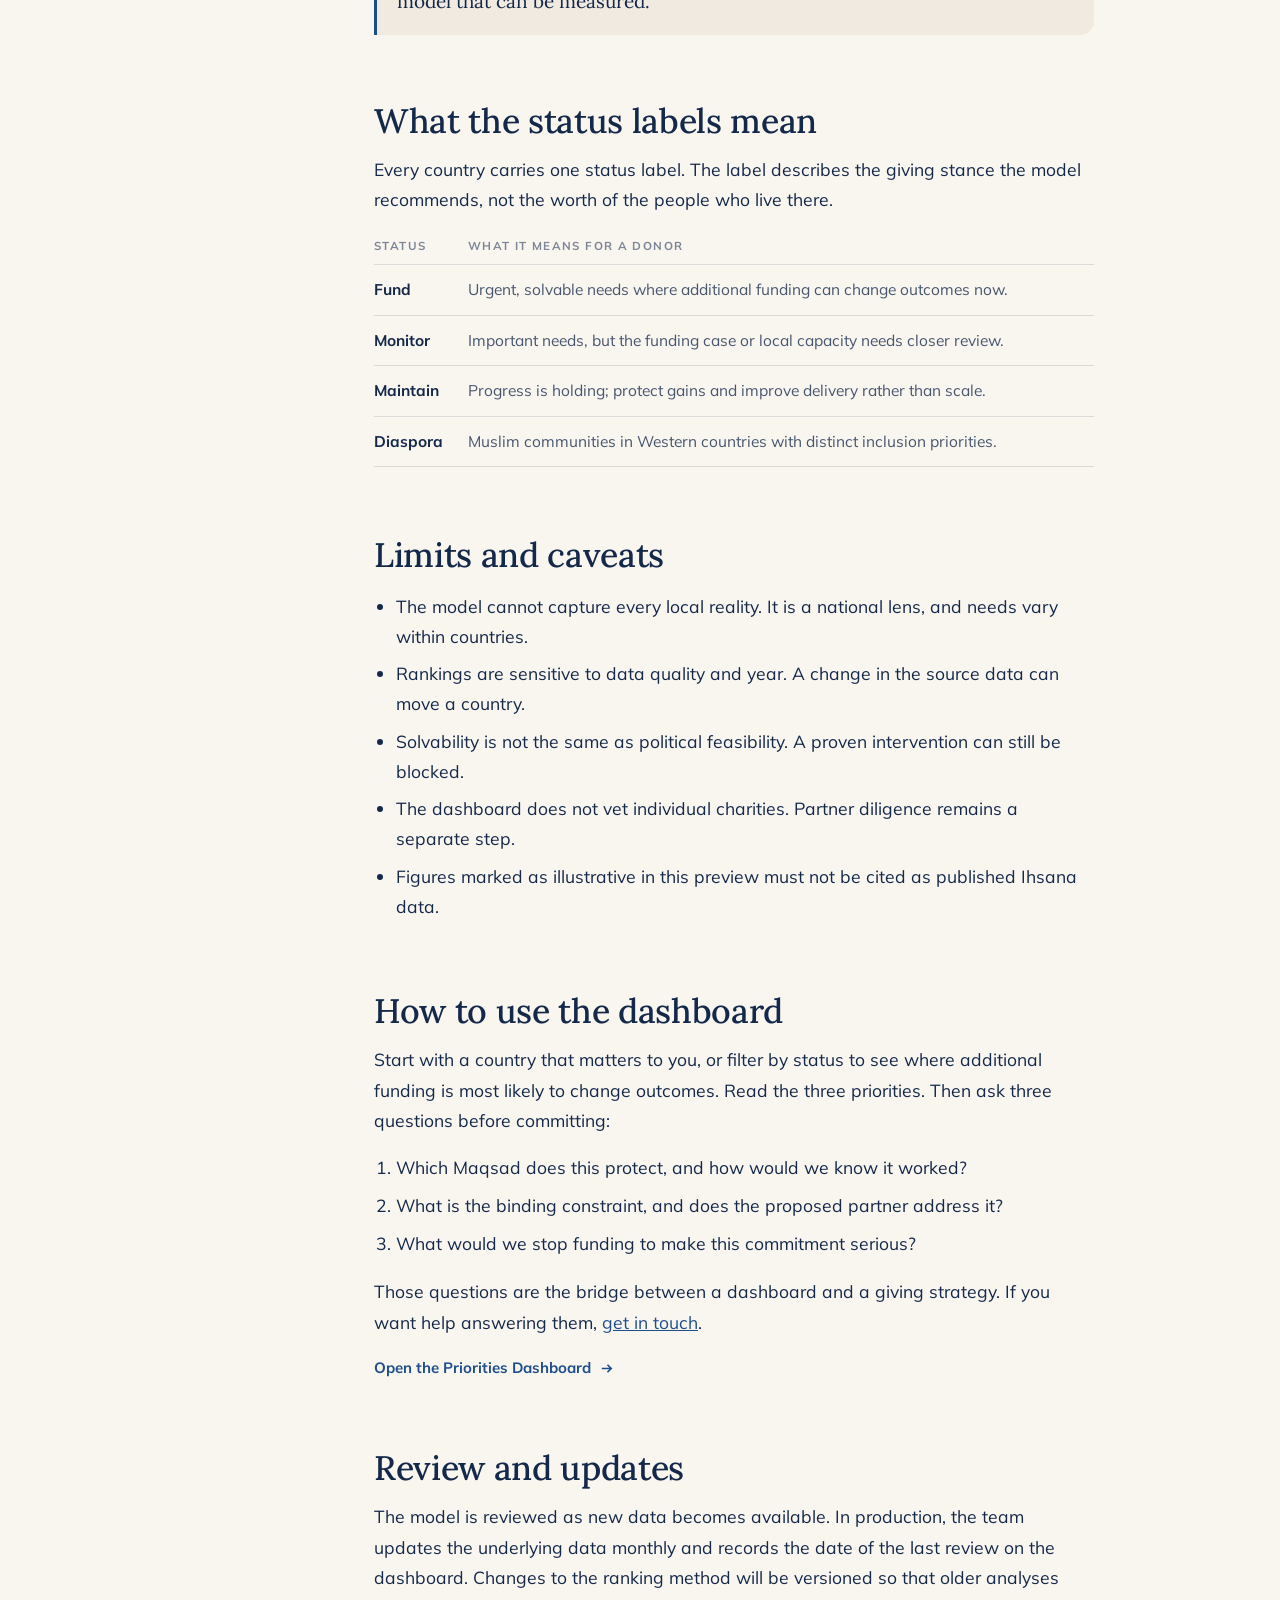
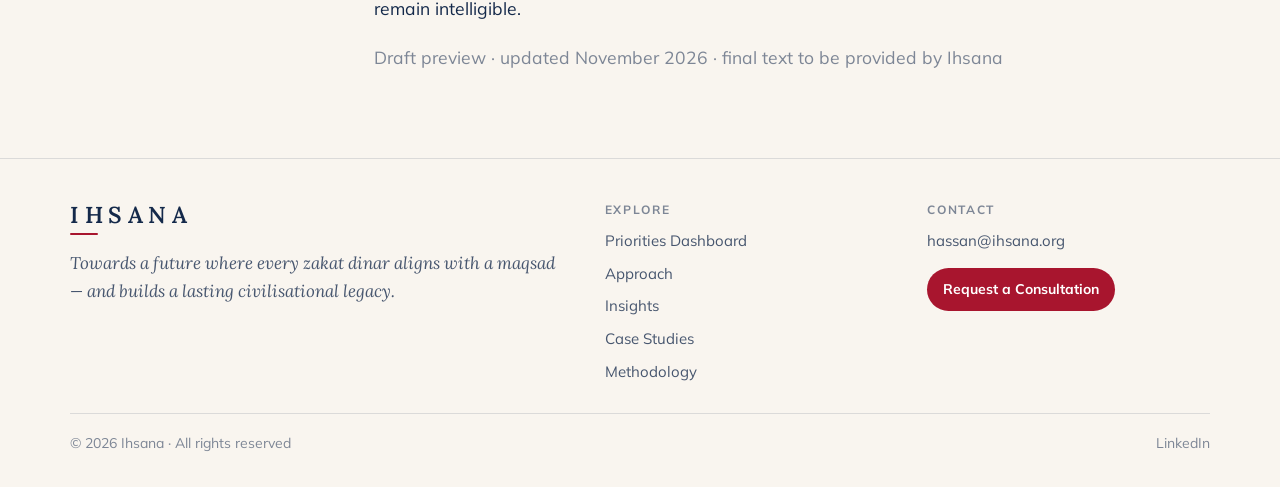
<file: site/methodology.html>
<!doctype html>
<html lang="en">
<head>
<meta charset="utf-8">
<meta name="viewport" content="width=device-width, initial-scale=1, viewport-fit=cover">
<title>Methodology · Ihsana</title>
<meta name="description" content="How Ihsana ranks priorities in the Priorities Dashboard.">
<link rel="preconnect" href="https://fonts.googleapis.com">
<link rel="preconnect" href="https://fonts.gstatic.com" crossorigin>
<link rel="stylesheet" href="https://fonts.googleapis.com/css2?family=Lora:ital,wght@0,400;0,500;0,600;1,400;1,500&family=Mulish:wght@400;500;600;700&display=swap">
<link rel="stylesheet" href="assets/ihsana.css">
</head>
<body>
<header class="site-header" id="top">
  <div class="wrap nav">
    <a class="brand" href="index.html" aria-label="Ihsana home"><span class="brand-name">IHSANA</span></a>
    <button class="menu-btn" id="menuBtn" aria-label="Open menu" aria-expanded="false" aria-controls="navLinks">
      <svg width="20" height="20" viewBox="0 0 20 20" fill="none" stroke="currentColor" stroke-width="1.8"><path d="M3 6h14M3 14h14"/></svg>
    </button>
    <nav class="nav-links" id="navLinks">
      <a href="index.html#dashboard">Priorities Dashboard</a>
      <a href="index.html#approach">Approach</a>
      <a href="insights.html">Insights</a>
      <a href="cases.html">Case Studies</a>
      <a class="btn btn-primary" href="index.html#contact">Request a Consultation</a>
    </nav>
  </div>
</header>
<main>
  <section class="page-hero">
    <div class="wrap">
      <h1>How we rank <em>priorities</em></h1>
      <p class="lede" style="max-width:64ch">A transparent account of how Ihsana turns country data into a short list of solvable priorities — and what the model does not claim to do.</p>
      <p class="sample-note">Draft preview · final methodology text will be provided by Ihsana</p>
      <div class="notice"><p><strong>Text to be provided by Ihsana.</strong> Anfal is drafting the final methodology. The structure and explanation below describe how this preview works, so the page can be reviewed and linked from articles and the dashboard before publication.</p></div>
    </div>
  </section>

  <div class="wrap method">
    <nav class="toc" aria-label="On this page">
      <span class="eyebrow">On this page</span>
      <ol>
        <li><a href="#purpose">Purpose</a></li>
        <li><a href="#measures">What the model measures</a></li>
        <li><a href="#sources">Where the data comes from</a></li>
        <li><a href="#ranking">How a country is ranked</a></li>
        <li><a href="#priorities">How a priority is chosen</a></li>
        <li><a href="#status">What the status labels mean</a></li>
        <li><a href="#limits">Limits and caveats</a></li>
        <li><a href="#use">How to use the dashboard</a></li>
        <li><a href="#updates">Review and updates</a></li>
      </ol>
    </nav>

    <div class="method-content">
      <div id="purpose">
        <h2>Purpose</h2>
        <p>The Priorities Dashboard exists to answer a practical question: <strong>where can a donor’s next commitment do the most measurable good?</strong> It is not a ranking of need alone, and it is not a ranking of charity quality. It is a starting point for a country, a problem and a conversation.</p>
        <p>The model narrows a long list of development indicators into three priorities per country. It favours problems that are large, urgent, solvable with known interventions, and neglected relative to their burden.</p>
        <div class="callout"><p>The output is a short list, not a verdict. Every priority still requires diligence on the partner, the delivery model and the local context.</p></div>
      </div>

      <div id="measures">
        <h2>What the model measures</h2>
        <p>Each country is described by three elements: the scale of preventable suffering, the existence of proven interventions, and the country’s capacity to deliver them. The model then groups specific needs under the five Maqasid:</p>
        <table class="data-table">
          <caption class="sr">The five Maqasid and the needs the model groups under them</caption>
          <thead><tr><th scope="col">Maqsad</th><th scope="col">Typical needs in the model</th></tr></thead>
          <tbody>
            <tr><td><strong>Life</strong> · al-Nafs</td><td>Maternal survival, newborn survival, enteric infections, malaria and tropical disease</td></tr>
            <tr><td><strong>Progeny</strong> · al-Nasl</td><td>Childhood nutrition, maternal and child health, family stability</td></tr>
            <tr><td><strong>Intellect</strong> · al-Aql</td><td>Children out of school, learning quality, skills and training</td></tr>
            <tr><td><strong>Wealth</strong> · al-Mal</td><td>Youth employment, women’s economic participation, financial inclusion</td></tr>
            <tr><td><strong>Faith</strong> · al-Din</td><td>Religious life, community institutions, civil and religious rights</td></tr>
          </tbody>
        </table>
        <p>Where a country has a distinctive burden — a collapsed health system, a displacement crisis, a very young labour market — the model allows that context to change which priority rises to the top. The framework is consistent; the answer is country-specific.</p>
      </div>

      <div id="sources">
        <h2>Where the data comes from</h2>
        <p>The published model draws on international health, education and economic datasets, then applies Ihsana’s analytical judgements. The preview uses a curated 27-country subset so the interactions can be tested without publishing the full private dataset.</p>
        <p>For a production release, the team will document each indicator, its source, its year and any transformation applied. A donor should be able to trace a priority back to the evidence behind it.</p>
        <div class="notice"><p><strong>Preview note.</strong> Country figures, ranks and priority text in this local build are illustrative samples from the supplied dashboard reference. They are not a substitute for the final published data.</p></div>
      </div>

      <div id="ranking">
        <h2>How a country is ranked</h2>
        <p>The country rank is a composite. It combines the scale of preventable need with the degree to which the need is solvable and the presence of delivery constraints. A country can rise in the ranking because its burden is large, because its burden is unusually solvable, or because both are true.</p>
        <h3>The four tests</h3>
        <ol>
          <li><strong>Burden.</strong> How many people are affected, and how severe is the consequence?</li>
          <li><strong>Solvability.</strong> Is there a proven intervention, and what does it cost per outcome?</li>
          <li><strong>Readiness.</strong> Can a credible partner deliver at scale in the current context?</li>
          <li><strong>Neglect.</strong> Is the need underfunded relative to its share of the burden?</li>
        </ol>
        <p>The rank is a prompt for diligence, not a substitute for it. Two countries with similar scores can require very different giving strategies.</p>
      </div>

      <div id="priorities">
        <h2>How a priority is chosen</h2>
        <p>Within each country, needs are grouped into candidate priorities. A candidate rises when it is large, tractable and underweighted. It falls when the binding constraint is political, when no credible delivery route exists, or when the evidence for the intervention is weak.</p>
        <p>Each priority card in the dashboard therefore answers three questions: what is the need, why is it solvable, and what would a donor actually fund? Where the model has a headline figure, it is shown; where it does not, the card describes the need without inventing a number.</p>
        <div class="callout"><p>Read the five priority cards as a portfolio of problems, not as a menu of charities. The next step is to match a priority to a partner with a delivery model that can be measured.</p></div>
      </div>

      <div id="status">
        <h2>What the status labels mean</h2>
        <p>Every country carries one status label. The label describes the giving stance the model recommends, not the worth of the people who live there.</p>
        <table class="data-table">
          <caption class="sr">Status labels used in the dashboard</caption>
          <thead><tr><th scope="col">Status</th><th scope="col">What it means for a donor</th></tr></thead>
          <tbody>
            <tr><td><strong>Fund</strong></td><td>Urgent, solvable needs where additional funding can change outcomes now.</td></tr>
            <tr><td><strong>Monitor</strong></td><td>Important needs, but the funding case or local capacity needs closer review.</td></tr>
            <tr><td><strong>Maintain</strong></td><td>Progress is holding; protect gains and improve delivery rather than scale.</td></tr>
            <tr><td><strong>Diaspora</strong></td><td>Muslim communities in Western countries with distinct inclusion priorities.</td></tr>
          </tbody>
        </table>
      </div>

      <div id="limits">
        <h2>Limits and caveats</h2>
        <ul>
          <li>The model cannot capture every local reality. It is a national lens, and needs vary within countries.</li>
          <li>Rankings are sensitive to data quality and year. A change in the source data can move a country.</li>
          <li>Solvability is not the same as political feasibility. A proven intervention can still be blocked.</li>
          <li>The dashboard does not vet individual charities. Partner diligence remains a separate step.</li>
          <li>Figures marked as illustrative in this preview must not be cited as published Ihsana data.</li>
        </ul>
      </div>

      <div id="use">
        <h2>How to use the dashboard</h2>
        <p>Start with a country that matters to you, or filter by status to see where additional funding is most likely to change outcomes. Read the three priorities. Then ask three questions before committing:</p>
        <ol>
          <li>Which Maqsad does this protect, and how would we know it worked?</li>
          <li>What is the binding constraint, and does the proposed partner address it?</li>
          <li>What would we stop funding to make this commitment serious?</li>
        </ol>
        <p>Those questions are the bridge between a dashboard and a giving strategy. If you want help answering them, <a href="index.html#contact" style="color:var(--olive)">get in touch</a>.</p>
        <p><a class="link-arrow" href="https://dashboard.ihsana.org" target="_blank" rel="noopener">Open the Priorities Dashboard <svg viewBox="0 0 16 16" fill="none" stroke="currentColor" stroke-width="1.8" aria-hidden="true"><path d="M3 8h10M9 4l4 4-4 4"/></svg></a></p>
      </div>

      <div id="updates">
        <h2>Review and updates</h2>
        <p>The model is reviewed as new data becomes available. In production, the team updates the underlying data monthly and records the date of the last review on the dashboard. Changes to the ranking method will be versioned so that older analyses remain intelligible.</p>
        <p class="sample-note">Draft preview · updated November 2026 · final text to be provided by Ihsana</p>
      </div>
    </div>
  </div>
</main>
<footer class="site-footer">
  <div class="wrap">
    <div class="foot-top">
      <div>
        <a class="brand" href="index.html" aria-label="Ihsana home"><span class="brand-name">IHSANA</span></a>
        <p class="foot-tag">Towards a future where every zakat dinar aligns with a maqsad — and builds a lasting civilisational legacy.</p>
      </div>
      <div class="foot-col">
        <h2>Explore</h2>
        <a href="index.html#dashboard">Priorities Dashboard</a>
        <a href="index.html#approach">Approach</a>
        <a href="insights.html">Insights</a>
        <a href="cases.html">Case Studies</a>
        <a href="methodology.html">Methodology</a>
      </div>
      <div class="foot-col">
        <h2>Contact</h2>
        <a href="mailto:hassan@ihsana.org">hassan@ihsana.org</a>
        <a class="btn btn-primary" href="index.html#contact">Request a Consultation</a>
      </div>
    </div>
    <div class="foot-meta">
      <span>© 2026 Ihsana · All rights reserved</span>
      <a href="https://www.linkedin.com/in/hassan-majeed-a071197a/" target="_blank" rel="noopener">LinkedIn</a>
    </div>
  </div>
</footer>
<script src="assets/data.js"></script>
<script src="assets/content.js"></script>
<script src="assets/ihsana.js"></script>
<script src="assets/consult.js"></script>
</body>
</html>
</file>
<file: site/assets/ihsana.css>
/* Ihsana · shared styles for the inner pages (Insights, articles, case studies, methodology).
   Tokens, header, buttons, newsletter, contact and footer match the homepage (site/index.html). */
:root{
  --ink:#14294A; --ink-soft:rgba(20,41,74,.78); --ink-faint:rgba(20,41,74,.54);
  --paper:#F9F5EF; --paper-2:#F1EAE0; --line:rgba(20,41,74,.13);
  --olive:#1E4F8C; --olive-2:#2A63A8; --tint:rgba(30,79,140,.08);
  --maroon:#A8152E; --maroon-2:#8A0F24;
  --deep:#0F2638; --on-dark:#F6F1EA; --on-dark-soft:rgba(246,241,234,.74); --on-dark-line:rgba(246,241,234,.14);
  --gold:#E9B04A; --data:#9CBDE8;
  --serif:"Lora",Georgia,"Times New Roman",serif;
  --sans:"Mulish",-apple-system,BlinkMacSystemFont,"Segoe UI",Roboto,sans-serif;
  --max:1180px;
  color-scheme:light;
}
@media (prefers-color-scheme: dark){
  :root:not([data-theme="light"]){
    --ink:#F1EBE2; --ink-soft:rgba(241,235,226,.76); --ink-faint:rgba(241,235,226,.52);
    --paper:#0E1727; --paper-2:#16223A; --line:rgba(241,235,226,.12);
    --olive:#8FB4E8; --olive-2:#B0CBF0; --tint:rgba(143,180,232,.12);
    --maroon:#D93A52; --maroon-2:#E85A70; --deep:#08101D; color-scheme:dark;
  }
}
:root[data-theme="dark"]{
  --ink:#F1EBE2; --ink-soft:rgba(241,235,226,.76); --ink-faint:rgba(241,235,226,.52);
  --paper:#0E1727; --paper-2:#16223A; --line:rgba(241,235,226,.12);
  --olive:#8FB4E8; --olive-2:#B0CBF0; --tint:rgba(143,180,232,.12);
  --maroon:#D93A52; --maroon-2:#E85A70; --deep:#08101D; color-scheme:dark;
}
*,*::before,*::after{box-sizing:border-box}
html{scroll-behavior:smooth;scroll-padding-top:90px}
@media (prefers-reduced-motion: reduce){html{scroll-behavior:auto}*,*::before,*::after{animation:none!important;transition:none!important}}
body{margin:0;background:var(--paper);color:var(--ink);font-family:var(--sans);font-size:17px;line-height:1.65;-webkit-font-smoothing:antialiased}
img{max-width:100%}
a{color:inherit}
button{font:inherit;color:inherit}
:focus-visible{outline:2px solid var(--olive-2);outline-offset:3px;border-radius:6px}
h1,h2,h3,h4{font-family:var(--serif);font-weight:500;line-height:1.15;text-wrap:balance;margin:0;letter-spacing:-.01em}
p{margin:0}
.wrap{max-width:var(--max);margin-inline:auto;padding-left:max(20px,env(safe-area-inset-left,0px));padding-right:max(20px,env(safe-area-inset-right,0px))}
.eyebrow{display:block;font-size:12.5px;font-weight:700;letter-spacing:.16em;text-transform:uppercase;color:var(--olive)}
.lede{font-size:18px;color:var(--ink-soft);max-width:58ch}
.sr{position:absolute;width:1px;height:1px;overflow:hidden;clip:rect(0 0 0 0);white-space:nowrap}
section{padding-block:clamp(60px,8vw,104px)}
.alt{background:var(--paper-2)}
.tight{padding-block:clamp(44px,6vw,72px)}
.section-head{display:flex;flex-wrap:wrap;justify-content:space-between;align-items:end;gap:16px 40px;margin-bottom:clamp(28px,4vw,44px)}
.section-head h2{font-size:clamp(28px,3.6vw,42px);margin-top:10px;max-width:22ch}
.section-head .lede{max-width:46ch;font-size:17px}
.sample-note{font-size:12.5px;color:var(--ink-faint);margin-top:18px}
.fade{animation:fade .45s ease both}
@keyframes fade{from{opacity:0;transform:translateY(6px)}}

/* buttons and links */
.btn{display:inline-flex;align-items:center;gap:10px;padding:14px 22px;border-radius:999px;font-weight:700;font-size:15px;text-decoration:none;border:0;cursor:pointer;transition:background .2s,color .2s,border-color .2s,transform .2s}
.btn:hover{transform:translateY(-1px)}
.btn svg{width:16px;height:16px;transition:transform .2s}
.btn:hover svg{transform:translateX(3px)}
.btn-primary{background:var(--maroon);color:#fff}
.btn-primary:hover{background:var(--maroon-2)}
.btn-ghost{border:1.5px solid var(--line);color:var(--ink);background:transparent}
.btn-ghost:hover{border-color:var(--olive);color:var(--olive)}
.btn-light{background:var(--on-dark);color:var(--deep)}
.btn-light:hover{background:#fff}
.link-arrow{display:inline-flex;align-items:center;gap:8px;color:var(--olive);font-weight:700;font-size:15px;text-decoration:none}
.link-arrow svg{width:15px;height:15px;transition:transform .2s}
.link-arrow:hover svg{transform:translateX(3px)}

/* header */
body::before{content:"";position:fixed;inset:0 0 auto;height:env(safe-area-inset-top,0px);z-index:60;background:var(--paper)}
.site-header{position:sticky;top:env(safe-area-inset-top,0px);z-index:50;background:color-mix(in srgb,var(--paper) 88%,transparent);backdrop-filter:blur(12px);-webkit-backdrop-filter:blur(12px);border-bottom:1px solid var(--line)}
.nav{display:flex;align-items:center;justify-content:space-between;gap:24px;height:72px}
.brand{display:inline-flex;flex-direction:column;align-items:flex-start;text-decoration:none;line-height:1}
.brand-name{font-family:var(--serif);font-size:23px;font-weight:600;letter-spacing:.24em;margin-right:-.24em;color:var(--ink)}
.brand-name::after{content:"";display:block;height:2px;width:28px;margin-top:7px;background:var(--maroon);border-radius:2px;transition:width .3s}
.brand:hover .brand-name::after{width:100%}
.nav-links{display:flex;align-items:center;gap:28px;font-size:15px;font-weight:600}
.nav-links a{text-decoration:none;color:var(--ink-soft);position:relative}
.nav-links a:not(.btn)::after{content:"";position:absolute;left:0;right:0;bottom:-6px;height:2px;background:var(--olive);transform:scaleX(0);transition:transform .25s}
.nav-links a:not(.btn):hover,.nav-links a[aria-current]{color:var(--ink)}
.nav-links a[aria-current]::after,.nav-links a:not(.btn):hover::after{transform:scaleX(1)}
.nav-links .btn{color:#fff;padding:11px 18px}
.menu-btn{display:none;background:none;border:1px solid var(--line);border-radius:10px;width:44px;height:44px;cursor:pointer}
@media (max-width:920px){
  .menu-btn{display:grid;place-items:center}
  .nav-links{position:absolute;top:72px;left:0;right:0;flex-direction:column;align-items:stretch;gap:0;background:var(--paper);border-bottom:1px solid var(--line);padding:8px max(20px,env(safe-area-inset-right,0px)) 20px max(20px,env(safe-area-inset-left,0px))}
  .nav-links a{padding:14px 0;border-bottom:1px solid var(--line)}
  .nav-links a::after{display:none}
  .nav-links .btn{margin-top:16px;justify-content:center;border:0}
  .nav-links:not(.open){display:none}
}

/* page hero */
.page-hero{position:relative;overflow:hidden;isolation:isolate;padding-block:clamp(64px,9vw,120px) clamp(48px,6vw,80px)}
.page-hero::before,.page-hero::after{content:"";position:absolute;border:1px solid var(--line);border-radius:50%;pointer-events:none;z-index:-1}
.page-hero::before{width:900px;height:900px;left:-560px;top:-660px}
.page-hero::after{width:620px;height:620px;right:-380px;bottom:-480px}
.page-hero h1{font-size:clamp(36px,5.4vw,64px);max-width:20ch}
.page-hero h1 em{font-style:italic;color:var(--olive)}
.page-hero .lede{margin-top:22px}

/* labels */
.labels{display:flex;flex-wrap:wrap;gap:6px}
.labels span{font-size:11.5px;font-weight:700;letter-spacing:.04em;padding:3px 10px;border-radius:999px;background:var(--tint);color:var(--olive)}
.labels span.type,.labels span.country{background:transparent;border:1px solid var(--line);color:var(--ink-soft)}

/* covers */
.cover{position:relative;overflow:hidden;background:linear-gradient(135deg,var(--tint),color-mix(in srgb,var(--olive) 22%,transparent))}
.cover img{position:absolute;inset:0;width:100%;height:100%;object-fit:cover}
.cover .tag{position:absolute;left:12px;top:12px;background:var(--paper);color:var(--olive);font-size:11.5px;font-weight:700;padding:3px 10px;border-radius:999px}

/* article cards */
.article-grid{display:grid;grid-template-columns:repeat(3,minmax(0,1fr));gap:20px}
.article-card{display:flex;flex-direction:column;border:1px solid var(--line);border-radius:18px;background:var(--paper);overflow:hidden;color:inherit;text-decoration:none;transition:border-color .2s,box-shadow .2s,transform .2s}
.article-card:hover,.case-card:hover,.start-card:hover{border-color:var(--olive);box-shadow:0 14px 34px -20px rgba(20,41,74,.4);transform:translateY(-3px)}
.article-card .cover{height:180px}
.card-body{padding:20px 22px 22px;display:flex;flex-direction:column;gap:10px;flex:1}
.card-body h3{font-size:21px}
.card-body p{font-size:14.5px;color:var(--ink-soft);line-height:1.55}
.more{margin-top:auto;padding-top:4px;font-size:14.5px;font-weight:700;color:var(--olive)}
@media (max-width:900px){.article-grid{grid-template-columns:repeat(2,minmax(0,1fr))}}
@media (max-width:600px){.article-grid{grid-template-columns:minmax(0,1fr)}}

/* case cards */
.case-grid{display:grid;grid-template-columns:repeat(3,minmax(0,1fr));gap:20px}
.case-grid.two{grid-template-columns:repeat(2,minmax(0,1fr))}
.case-card{display:flex;flex-direction:column;border:1px solid var(--line);border-radius:18px;background:var(--paper);overflow:hidden;color:inherit;text-decoration:none;transition:border-color .2s,box-shadow .2s,transform .2s}
.case-card .cover{height:190px}
.case-card .result{color:var(--ink)}
.case-card blockquote{margin:0;padding-left:12px;border-left:2px solid var(--maroon);font-family:var(--serif);font-style:italic;font-size:14.5px;color:var(--ink-soft);line-height:1.5}
@media (max-width:900px){.case-grid,.case-grid.two{grid-template-columns:minmax(0,1fr)}}

/* insights page */
.start-grid{display:grid;grid-template-columns:repeat(2,minmax(0,1fr));gap:20px}
.start-card{display:grid;gap:10px;border:1px solid var(--line);border-radius:18px;background:var(--paper);padding:clamp(22px,3vw,32px);color:inherit;text-decoration:none;transition:border-color .2s,box-shadow .2s,transform .2s}
.start-card .n{font-size:12.5px;font-weight:700;letter-spacing:.14em;text-transform:uppercase;color:var(--maroon)}
.start-card h3{font-size:clamp(22px,2.6vw,28px)}
.start-card p{color:var(--ink-soft)}
@media (max-width:700px){.start-grid{grid-template-columns:minmax(0,1fr)}}
.report-card{display:grid;grid-template-columns:minmax(0,.8fr) minmax(0,1.2fr);border:1px solid var(--line);border-radius:22px;overflow:hidden;background:var(--paper-2)}
.report-card .cover{min-height:300px}
.report-card .cover img{object-fit:contain;padding:22px;background:var(--deep)}
.report-body{padding:clamp(24px,4vw,44px);display:grid;gap:14px;align-content:center;justify-items:start}
.report-body h3{font-size:clamp(24px,3vw,34px)}
.report-body p{color:var(--ink-soft)}
.report-pages{font-size:14px;color:var(--ink-faint)!important}
@media (max-width:760px){.report-card{grid-template-columns:minmax(0,1fr)}.report-card .cover{min-height:220px}}
.featured{display:grid;grid-template-columns:minmax(0,1.05fr) minmax(0,.95fr);gap:clamp(24px,4vw,56px);align-items:center}
.featured .cover{display:block;aspect-ratio:4/3;border-radius:22px}
.featured-copy{display:grid;gap:16px;justify-items:start}
.featured-copy h2{font-size:clamp(30px,4vw,48px)}
.featured-copy p{color:var(--ink-soft);font-size:18px}
@media (max-width:860px){.featured{grid-template-columns:minmax(0,1fr)}}
.filters{display:grid;gap:12px;margin-bottom:18px}
.filter-row{display:flex;flex-wrap:wrap;align-items:center;gap:8px}
.filter-row>span{font-size:12px;font-weight:700;letter-spacing:.14em;text-transform:uppercase;color:var(--ink-faint);min-width:70px}
.filter-row button{font:600 14px var(--sans);color:var(--ink-soft);background:transparent;border:1.5px solid var(--line);border-radius:999px;padding:7px 15px;cursor:pointer;transition:all .2s}
.filter-row button:hover{border-color:var(--olive);color:var(--olive)}
.filter-row button[aria-pressed="true"]{background:var(--olive);border-color:var(--olive);color:var(--paper)}
.results-line{font-size:14.5px;color:var(--ink-faint);margin-bottom:18px}
.load-more{text-align:center;margin-top:28px}
.empty{grid-column:1/-1;border:1px dashed var(--line);border-radius:18px;padding:32px;text-align:center;display:grid;gap:10px;justify-items:center}

/* article and case study pages */
.article-hero{padding-block:clamp(40px,6vw,72px) 0}
.back-link{display:inline-flex;align-items:center;gap:8px;font-size:14.5px;font-weight:700;color:var(--olive);text-decoration:none}
.back-link svg{width:15px;height:15px}
.article-head{max-width:820px;margin-top:26px;display:grid;gap:16px}
.article-head h1{font-size:clamp(34px,5vw,58px)}
.dek{font-family:var(--serif);font-style:italic;font-size:clamp(19px,2.2vw,24px);color:var(--ink-soft);line-height:1.45}
.byline{display:flex;flex-wrap:wrap;gap:6px 14px;font-size:14.5px;color:var(--ink-soft)}
.byline span+span::before{content:"·";margin-right:14px;color:var(--ink-faint)}
.article-cover{margin-top:clamp(28px,4vw,44px)}
.article-cover .cover{aspect-ratio:21/9;border-radius:22px}
.cover-caption{font-size:13px;color:var(--ink-faint);margin-top:10px}
.article-body{padding-block:clamp(40px,6vw,72px);display:grid;gap:clamp(36px,5vw,56px)}
.reading-block{display:grid;grid-template-columns:minmax(0,1fr) 300px;gap:clamp(24px,4vw,56px);align-items:start}
.reading{max-width:68ch}
.reading h2{font-size:clamp(26px,3vw,34px);margin-bottom:16px}
.reading p{margin-bottom:16px;font-size:18px;line-height:1.75}
.reading ul,.reading ol{padding-left:22px;font-size:18px;line-height:1.7}
.reading li{margin-bottom:10px}
.reading strong{color:var(--ink)}
.keyfacts{background:var(--paper-2);border-radius:18px;padding:22px;position:sticky;top:96px}
.keyfacts h2{font-family:var(--sans);font-size:12px;font-weight:700;letter-spacing:.14em;text-transform:uppercase;color:var(--maroon);margin-bottom:10px}
.keyfacts ul{margin:0;padding:0;list-style:none;display:grid;gap:10px}
.keyfacts li{font-size:15px;line-height:1.5;padding-left:16px;position:relative}
.keyfacts li::before{content:"";position:absolute;left:0;top:.6em;width:6px;height:6px;border-radius:50%;background:var(--olive)}
@media (max-width:900px){.reading-block{grid-template-columns:minmax(0,1fr)}.keyfacts{position:static}}
.figure{margin:22px 0}
.figure button{display:block;width:100%;padding:0;border:1px solid var(--line);border-radius:16px;background:#fff;cursor:zoom-in;overflow:hidden}
.figure img{display:block;width:100%}
.figure figcaption{font-size:13.5px;color:var(--ink-faint);margin-top:10px}
.figure figcaption a{color:var(--olive)}
.references{border-top:1px solid var(--line);padding-top:28px;max-width:68ch}
.references h2{font-size:24px;margin-bottom:12px}
.references ol{padding-left:22px;display:grid;gap:6px}
.references a{color:var(--olive)}
.continue{background:var(--deep);color:var(--on-dark);border-radius:24px;padding:clamp(28px,4vw,48px);display:grid;grid-template-columns:minmax(0,.9fr) minmax(0,1.1fr);gap:28px;align-items:center}
.continue .eyebrow{color:var(--data)}
.continue h2{font-size:clamp(26px,3vw,36px);margin-top:10px}
.continue-links{display:grid;gap:10px}
.continue-links a{display:flex;align-items:center;justify-content:space-between;gap:12px;padding:14px 18px;border:1px solid var(--on-dark-line);border-radius:14px;text-decoration:none;font-weight:700;transition:border-color .2s,background .2s}
.continue-links a:hover{border-color:var(--data);background:rgba(255,255,255,.04)}
.continue-links a span{display:block;font-size:12px;font-weight:700;letter-spacing:.12em;text-transform:uppercase;color:var(--on-dark-soft)}
.continue-links svg{width:16px;height:16px;flex:none}
@media (max-width:860px){.continue{grid-template-columns:minmax(0,1fr)}}
.case-meta{display:grid;grid-template-columns:repeat(4,minmax(0,1fr));gap:12px;margin:6px 0 0;padding:16px 0;border-block:1px solid var(--line)}
.case-meta dt{font-size:11.5px;font-weight:700;letter-spacing:.12em;text-transform:uppercase;color:var(--ink-faint)}
.case-meta dd{margin:3px 0 0;font-weight:600}
@media (max-width:700px){.case-meta{grid-template-columns:repeat(2,minmax(0,1fr))}}
.case-body{max-width:760px;display:grid;gap:clamp(28px,4vw,40px)}
.case-body h2{font-size:clamp(26px,3vw,32px);margin-bottom:12px}
.case-body p{font-size:18px;line-height:1.75;margin-bottom:14px}
.result-callout{background:var(--tint);border-left:3px solid var(--olive);border-radius:0 16px 16px 0;padding:22px 26px;display:grid;gap:6px}
.result-callout strong{font-family:var(--serif);font-weight:500;font-size:clamp(22px,2.6vw,28px);line-height:1.3}
.case-quote{margin:0;font-family:var(--serif);font-style:italic;font-size:clamp(22px,2.8vw,30px);line-height:1.4;padding-left:22px;border-left:3px solid var(--maroon)}
.case-quote footer{font-family:var(--sans);font-style:normal;font-size:14.5px;color:var(--ink-faint);margin-top:10px}
.lessons{margin:0;padding:0;list-style:none;display:grid;gap:10px}
.lessons li{padding:14px 18px;border:1px solid var(--line);border-radius:14px;font-size:16.5px}
.case-closing{background:var(--deep);color:var(--on-dark);border-radius:22px;padding:clamp(24px,4vw,36px);display:flex;flex-wrap:wrap;justify-content:space-between;align-items:center;gap:18px}
.case-closing p{font-family:var(--serif);font-size:clamp(19px,2.2vw,23px);max-width:34ch;margin:0}

/* methodology */
.notice{margin-top:22px;max-width:760px;background:color-mix(in srgb,var(--gold) 16%,transparent);border:1px solid color-mix(in srgb,var(--gold) 45%,transparent);border-radius:14px;padding:14px 18px;font-size:15.5px}
.method{display:grid;grid-template-columns:240px minmax(0,1fr);gap:clamp(28px,5vw,64px);align-items:start;padding-block:clamp(40px,6vw,72px)}
.toc{position:sticky;top:96px;display:grid;gap:10px}
.toc ol{margin:0;padding:0 0 0 18px;display:grid;gap:6px;font-size:15px}
.toc a{color:var(--ink-soft);text-decoration:none}
.toc a:hover{color:var(--olive)}
.method-content{max-width:72ch;display:grid;gap:clamp(36px,5vw,52px)}
.method-content h2{font-size:clamp(26px,3vw,34px);margin-bottom:14px}
.method-content h3{font-size:22px;margin:18px 0 10px}
.method-content p{margin-bottom:14px;font-size:17.5px;line-height:1.75}
.method-content ul,.method-content ol{padding-left:22px;font-size:17.5px;line-height:1.7}
.method-content li{margin-bottom:8px}
.callout{background:var(--paper-2);border-left:3px solid var(--olive);border-radius:0 14px 14px 0;padding:16px 20px;margin:6px 0 14px}
.callout p{margin:0;font-family:var(--serif);font-size:19px}
.data-table{width:100%;border-collapse:collapse;margin:8px 0 16px;font-size:15.5px}
.data-table th{text-align:left;font-size:11.5px;letter-spacing:.12em;text-transform:uppercase;color:var(--ink-faint);padding:8px 14px 8px 0;border-bottom:1px solid var(--line)}
.data-table td{padding:12px 14px 12px 0;border-bottom:1px solid var(--line);vertical-align:top;color:var(--ink-soft)}
.data-table strong{color:var(--ink)}
.text-btn{border:0;background:none;padding:0;cursor:pointer;font:inherit;color:var(--olive);text-decoration:underline}
@media (max-width:860px){.method{grid-template-columns:minmax(0,1fr)}.toc{position:static;border:1px solid var(--line);border-radius:16px;padding:18px}}

/* newsletter */
.news{background:#1B3A55;color:var(--on-dark);padding-block:clamp(48px,6vw,72px)}
.news-grid{display:flex;flex-wrap:wrap;justify-content:space-between;align-items:center;gap:24px 48px}
.news h2{font-size:clamp(26px,3.2vw,36px);max-width:26ch}
.news p{opacity:.8;margin-top:8px;max-width:56ch}
.news form{display:flex;gap:8px;flex:1 1 360px;max-width:520px;flex-wrap:wrap}
.news input{flex:1 1 220px;min-width:0;padding:14px 18px;border-radius:999px;border:1.5px solid color-mix(in srgb,var(--paper) 35%,transparent);background:color-mix(in srgb,var(--paper) 10%,transparent);color:var(--paper);font:inherit;font-size:15px}
.news input::placeholder{color:color-mix(in srgb,var(--paper) 60%,transparent)}
.news input:focus{outline:none;border-color:var(--paper)}
.news .btn{background:var(--on-dark);color:#1B3A55}
.news-msg{flex-basis:100%;font-size:14px;font-weight:600}
.news-actions{display:flex;flex-wrap:wrap;gap:12px}
@media (max-width:600px){.news form{flex-direction:column;align-items:stretch}.news .btn{justify-content:center}}

/* contact */
.contact-grid{display:grid;grid-template-columns:1.1fr .9fr;gap:56px;align-items:start}
.contact h2{font-size:clamp(30px,4vw,46px)}
.contact .lede{margin-top:18px}
.contact .btn{margin-top:26px}
.card{border:1px solid var(--line);border-radius:20px;padding:10px 26px}
.crow{display:flex;justify-content:space-between;align-items:center;gap:12px;padding:18px 0}
.crow .k{display:block;font-size:12px;letter-spacing:.14em;text-transform:uppercase;color:var(--ink-faint);font-weight:700}
.crow .v{display:block;font-size:19px;font-family:var(--serif);overflow-wrap:anywhere}
.copy{flex:none;border:1.5px solid var(--line);background:none;border-radius:999px;padding:8px 14px;font-size:13px;font-weight:700;cursor:pointer;color:var(--olive);min-width:76px}
.copy:hover{border-color:var(--olive)}
.copy.ok{background:var(--olive);color:var(--paper);border-color:var(--olive)}
@media (max-width:900px){.contact-grid{grid-template-columns:minmax(0,1fr)}}

/* footer */
footer.site-footer{padding-block:44px 32px;border-top:1px solid var(--line)}
.foot-top{display:grid;grid-template-columns:1.4fr .8fr .8fr;gap:28px 40px;align-items:start}
.foot-tag{font-family:var(--serif);font-style:italic;color:var(--ink-soft);max-width:52ch;margin-top:14px}
.foot-col{display:grid;gap:8px;justify-items:start;font-size:15px}
.foot-col h2{font-family:var(--sans);font-size:12px;font-weight:700;letter-spacing:.14em;text-transform:uppercase;color:var(--ink-faint);margin-bottom:4px}
.foot-col a:not(.btn){text-decoration:none;color:var(--ink-soft)}
.foot-col a:not(.btn):hover{color:var(--ink)}
.foot-col .btn{margin-top:6px;padding:10px 16px;font-size:14px}
.foot-meta{display:flex;flex-wrap:wrap;justify-content:space-between;gap:12px 20px;margin-top:28px;padding-top:18px;border-top:1px solid var(--line);font-size:14px;color:var(--ink-faint)}
.foot-meta a{text-decoration:none}
.foot-meta a:hover{color:var(--ink)}
@media (max-width:760px){.foot-top{grid-template-columns:1fr 1fr}.foot-top>div:first-child{grid-column:1/-1}}

/* image viewer */
.viewer{border:0;border-radius:18px;padding:0;max-width:min(1000px,94vw);background:var(--paper);color:var(--ink)}
.viewer::backdrop{background:rgba(8,16,29,.72)}
.viewer-head{display:flex;justify-content:space-between;align-items:center;gap:12px;padding:12px 16px;border-bottom:1px solid var(--line)}
.viewer-head h2{font-size:18px}
.viewer-head button{border:1px solid var(--line);background:none;border-radius:50%;width:36px;height:36px;cursor:pointer;font-size:20px;line-height:1}
.viewer figure{margin:0;padding:16px}
.viewer img{display:block;width:100%;background:#fff;border-radius:10px}
.viewer figcaption{font-size:13.5px;color:var(--ink-faint);margin-top:10px}
</file>
